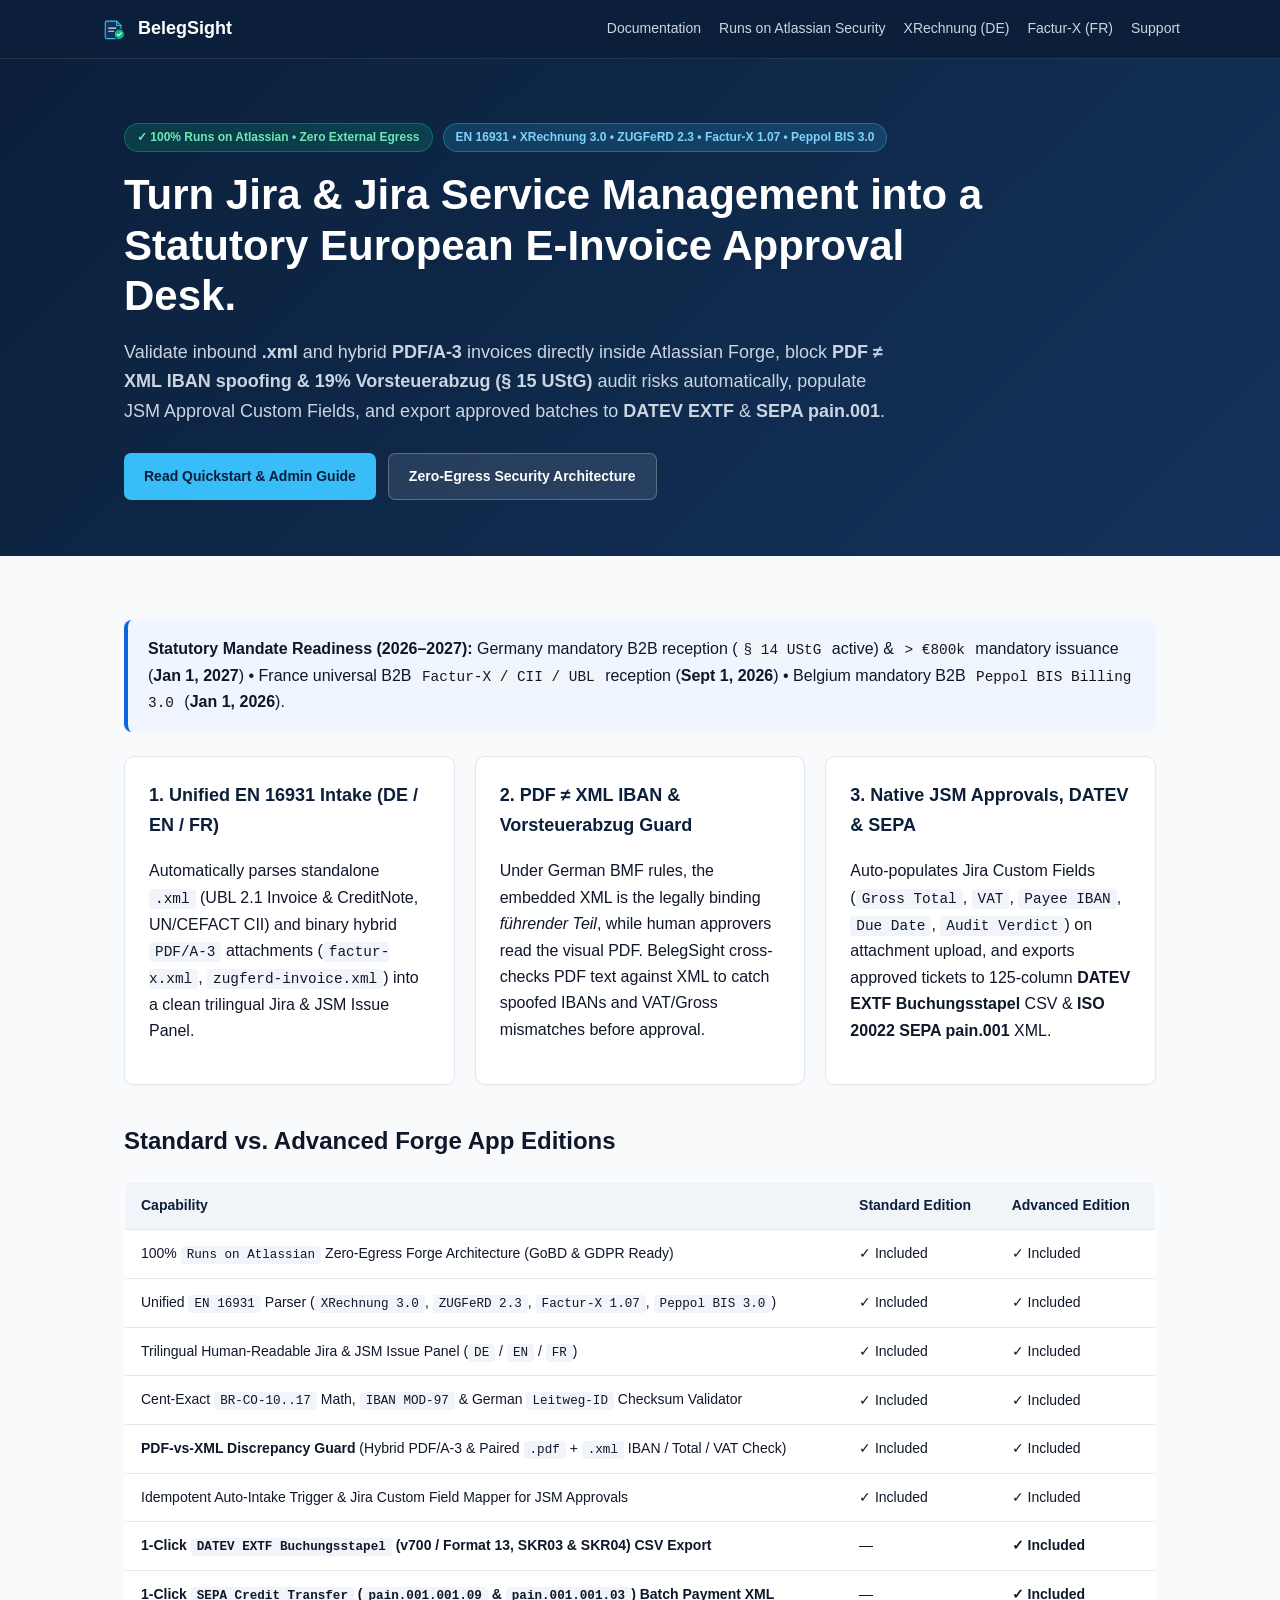
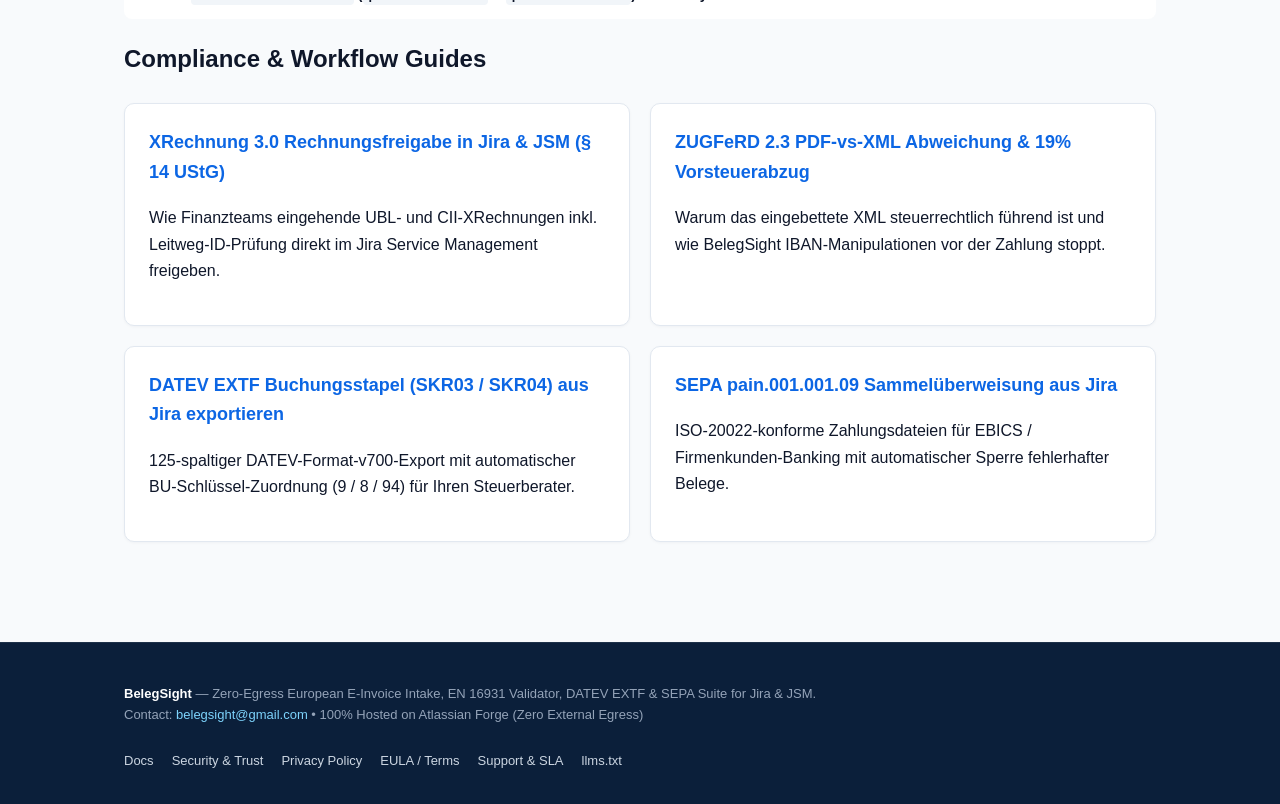
<file: index.html>
<!DOCTYPE html>
<html lang="en">
<head>
  <meta charset="UTF-8" />
  <meta name="viewport" content="width=device-width, initial-scale=1.0" />
  <meta name="google-site-verification" content="AIhsL3D2AL3_kgZiOVPFVnIm_pAacApDfjcz4kQtkIQ" />
  <title>BelegSight for Jira & JSM — XRechnung 3.0, ZUGFeRD 2.3, Factur-X, DATEV EXTF & SEPA pain.001</title>
  <meta name="description" content="Zero-egress (Runs on Atlassian) European EN 16931 e-invoice intake, PDF-vs-XML 19% Vorsteuerabzug & IBAN fraud guard, DATEV EXTF Buchungsstapel, and SEPA pain.001 suite for Jira & Jira Service Management." />
  <link rel="canonical" href="https://belegsight.github.io/" />
  <link rel="icon" type="image/svg+xml" href="/favicon.svg" />
  <meta property="og:type" content="website" />
  <meta property="og:title" content="BelegSight for Jira & JSM — XRechnung 3.0, ZUGFeRD 2.3, Factur-X, DATEV EXTF & SEPA pain.001" />
  <meta property="og:description" content="Zero-egress (Runs on Atlassian) European EN 16931 e-invoice intake, PDF-vs-XML 19% Vorsteuerabzug & IBAN fraud guard, DATEV EXTF Buchungsstapel, and SEPA pain.001 suite for Jira & Jira Service Management." />
  <meta property="og:url" content="https://belegsight.github.io/" />
  <link rel="stylesheet" href="/styles.css" />
  <script type="application/ld+json">{"@context":"https://schema.org","@type":"SoftwareApplication","name":"BelegSight — EU E-Invoice, XRechnung, ZUGFeRD, DATEV & SEPA for Jira","applicationCategory":"FinanceApplication","operatingSystem":"Atlassian Jira Cloud, Jira Service Management","offers":{"@type":"Offer","priceCurrency":"USD","price":"10.00"}}</script>
</head>
<body>
  <header class="site-header">
    <div class="container nav-inner">
      <a class="brand-link" href="/">
        <img src="/favicon.svg" alt="BelegSight" width="28" height="28" />
        <span>BelegSight</span>
      </a>
      <nav class="nav-links" aria-label="Main Navigation">
        <a href="/docs.html">Documentation</a>
        <a href="/security.html">Runs on Atlassian Security</a>
        <a href="/xrechnung-jira-freigabe.html">XRechnung (DE)</a>
        <a href="/factur-x-jira-service-management.html">Factur-X (FR)</a>
        <a href="/support.html">Support</a>
      </nav>
    </div>
  </header>
  
  <section class="hero">
    <div class="container">
      <div class="badge-row">
        <span class="badge badge-green">✓ 100% Runs on Atlassian • Zero External Egress</span>
        <span class="badge">EN 16931 • XRechnung 3.0 • ZUGFeRD 2.3 • Factur-X 1.07 • Peppol BIS 3.0</span>
      </div>
      <h1>Turn Jira &amp; Jira Service Management into a Statutory European E-Invoice Approval Desk.</h1>
      <p class="lead">
        Validate inbound <strong>.xml</strong> and hybrid <strong>PDF/A-3</strong> invoices directly inside Atlassian Forge,
        block <strong>PDF ≠ XML IBAN spoofing &amp; 19% Vorsteuerabzug (§ 15 UStG)</strong> audit risks automatically, populate JSM Approval Custom Fields, and export approved batches to <strong>DATEV EXTF</strong> &amp; <strong>SEPA pain.001</strong>.
      </p>
      <div class="cta-row">
        <a class="btn btn-primary" href="/docs.html">Read Quickstart &amp; Admin Guide</a>
        <a class="btn btn-secondary" href="/security.html">Zero-Egress Security Architecture</a>
      </div>
    </div>
  </section>
  <main>
    <div class="container">
      
      <div class="callout">
        <strong>Statutory Mandate Readiness (2026–2027):</strong> Germany mandatory B2B reception (<code>§ 14 UStG</code> active) &amp; <code>&gt; €800k</code> mandatory issuance (<strong>Jan 1, 2027</strong>) • France universal B2B <code>Factur-X / CII / UBL</code> reception (<strong>Sept 1, 2026</strong>) • Belgium mandatory B2B <code>Peppol BIS Billing 3.0</code> (<strong>Jan 1, 2026</strong>).
      </div>

      <div class="grid-3">
        <div class="card">
          <h3>1. Unified EN 16931 Intake (DE / EN / FR)</h3>
          <p>Automatically parses standalone <code>.xml</code> (UBL 2.1 Invoice &amp; CreditNote, UN/CEFACT CII) and binary hybrid <code>PDF/A-3</code> attachments (<code>factur-x.xml</code>, <code>zugferd-invoice.xml</code>) into a clean trilingual Jira &amp; JSM Issue Panel.</p>
        </div>
        <div class="card">
          <h3>2. PDF ≠ XML IBAN &amp; Vorsteuerabzug Guard</h3>
          <p>Under German BMF rules, the embedded XML is the legally binding <em>führender Teil</em>, while human approvers read the visual PDF. BelegSight cross-checks PDF text against XML to catch spoofed IBANs and VAT/Gross mismatches before approval.</p>
        </div>
        <div class="card">
          <h3>3. Native JSM Approvals, DATEV &amp; SEPA</h3>
          <p>Auto-populates Jira Custom Fields (<code>Gross Total</code>, <code>VAT</code>, <code>Payee IBAN</code>, <code>Due Date</code>, <code>Audit Verdict</code>) on attachment upload, and exports approved tickets to 125-column <strong>DATEV EXTF Buchungsstapel</strong> CSV &amp; <strong>ISO 20022 SEPA pain.001</strong> XML.</p>
        </div>
      </div>

      <h2>Standard vs. Advanced Forge App Editions</h2>
      <table class="matrix">
        <thead>
          <tr>
            <th>Capability</th>
            <th>Standard Edition</th>
            <th>Advanced Edition</th>
          </tr>
        </thead>
        <tbody>
          <tr>
            <td>100% <code>Runs on Atlassian</code> Zero-Egress Forge Architecture (GoBD &amp; GDPR Ready)</td>
            <td>✓ Included</td>
            <td>✓ Included</td>
          </tr>
          <tr>
            <td>Unified <code>EN 16931</code> Parser (<code>XRechnung 3.0</code>, <code>ZUGFeRD 2.3</code>, <code>Factur-X 1.07</code>, <code>Peppol BIS 3.0</code>)</td>
            <td>✓ Included</td>
            <td>✓ Included</td>
          </tr>
          <tr>
            <td>Trilingual Human-Readable Jira &amp; JSM Issue Panel (<code>DE</code> / <code>EN</code> / <code>FR</code>)</td>
            <td>✓ Included</td>
            <td>✓ Included</td>
          </tr>
          <tr>
            <td>Cent-Exact <code>BR-CO-10..17</code> Math, <code>IBAN MOD-97</code> &amp; German <code>Leitweg-ID</code> Checksum Validator</td>
            <td>✓ Included</td>
            <td>✓ Included</td>
          </tr>
          <tr>
            <td><strong>PDF-vs-XML Discrepancy Guard</strong> (Hybrid PDF/A-3 &amp; Paired <code>.pdf</code> + <code>.xml</code> IBAN / Total / VAT Check)</td>
            <td>✓ Included</td>
            <td>✓ Included</td>
          </tr>
          <tr>
            <td>Idempotent Auto-Intake Trigger &amp; Jira Custom Field Mapper for JSM Approvals</td>
            <td>✓ Included</td>
            <td>✓ Included</td>
          </tr>
          <tr>
            <td><strong>1-Click <code>DATEV EXTF Buchungsstapel</code> (v700 / Format 13, SKR03 &amp; SKR04) CSV Export</strong></td>
            <td>—</td>
            <td><strong>✓ Included</strong></td>
          </tr>
          <tr>
            <td><strong>1-Click <code>SEPA Credit Transfer</code> (<code>pain.001.001.09</code> &amp; <code>pain.001.001.03</code>) Batch Payment XML</strong></td>
            <td>—</td>
            <td><strong>✓ Included</strong></td>
          </tr>
        </tbody>
      </table>

      <h2>Compliance &amp; Workflow Guides</h2>
      <div class="grid-2">
        <div class="card">
          <h3><a href="/xrechnung-jira-freigabe.html">XRechnung 3.0 Rechnungsfreigabe in Jira &amp; JSM (§ 14 UStG)</a></h3>
          <p>Wie Finanzteams eingehende UBL- und CII-XRechnungen inkl. Leitweg-ID-Prüfung direkt im Jira Service Management freigeben.</p>
        </div>
        <div class="card">
          <h3><a href="/zugferd-pdf-xml-abweichung-vorsteuerabzug.html">ZUGFeRD 2.3 PDF-vs-XML Abweichung &amp; 19% Vorsteuerabzug</a></h3>
          <p>Warum das eingebettete XML steuerrechtlich führend ist und wie BelegSight IBAN-Manipulationen vor der Zahlung stoppt.</p>
        </div>
        <div class="card">
          <h3><a href="/datev-extf-buchungsstapel-jira-export.html">DATEV EXTF Buchungsstapel (SKR03 / SKR04) aus Jira exportieren</a></h3>
          <p>125-spaltiger DATEV-Format-v700-Export mit automatischer BU-Schlüssel-Zuordnung (9 / 8 / 94) für Ihren Steuerberater.</p>
        </div>
        <div class="card">
          <h3><a href="/sepa-pain-001-jira-zahlungsverkehr.html">SEPA pain.001.001.09 Sammelüberweisung aus Jira</a></h3>
          <p>ISO-20022-konforme Zahlungsdateien für EBICS / Firmenkunden-Banking mit automatischer Sperre fehlerhafter Belege.</p>
        </div>
      </div>
    
    </div>
  </main>
  <footer class="site-footer">
    <div class="container footer-grid">
      <div>
        <strong style="color:#fff;">BelegSight</strong> — Zero-Egress European E-Invoice Intake, EN 16931 Validator, DATEV EXTF &amp; SEPA Suite for Jira &amp; JSM.<br />
        <span>Contact: <a href="mailto:belegsight@gmail.com" style="color:#7dd3fc;">belegsight@gmail.com</a> • 100% Hosted on Atlassian Forge (Zero External Egress)</span>
      </div>
      <div class="footer-links">
        <a href="/docs.html">Docs</a>
        <a href="/security.html">Security &amp; Trust</a>
        <a href="/privacy.html">Privacy Policy</a>
        <a href="/eula.html">EULA / Terms</a>
        <a href="/support.html">Support &amp; SLA</a>
        <a href="/llms.txt">llms.txt</a>
      </div>
    </div>
  </footer>
</body>
</html>
</file>
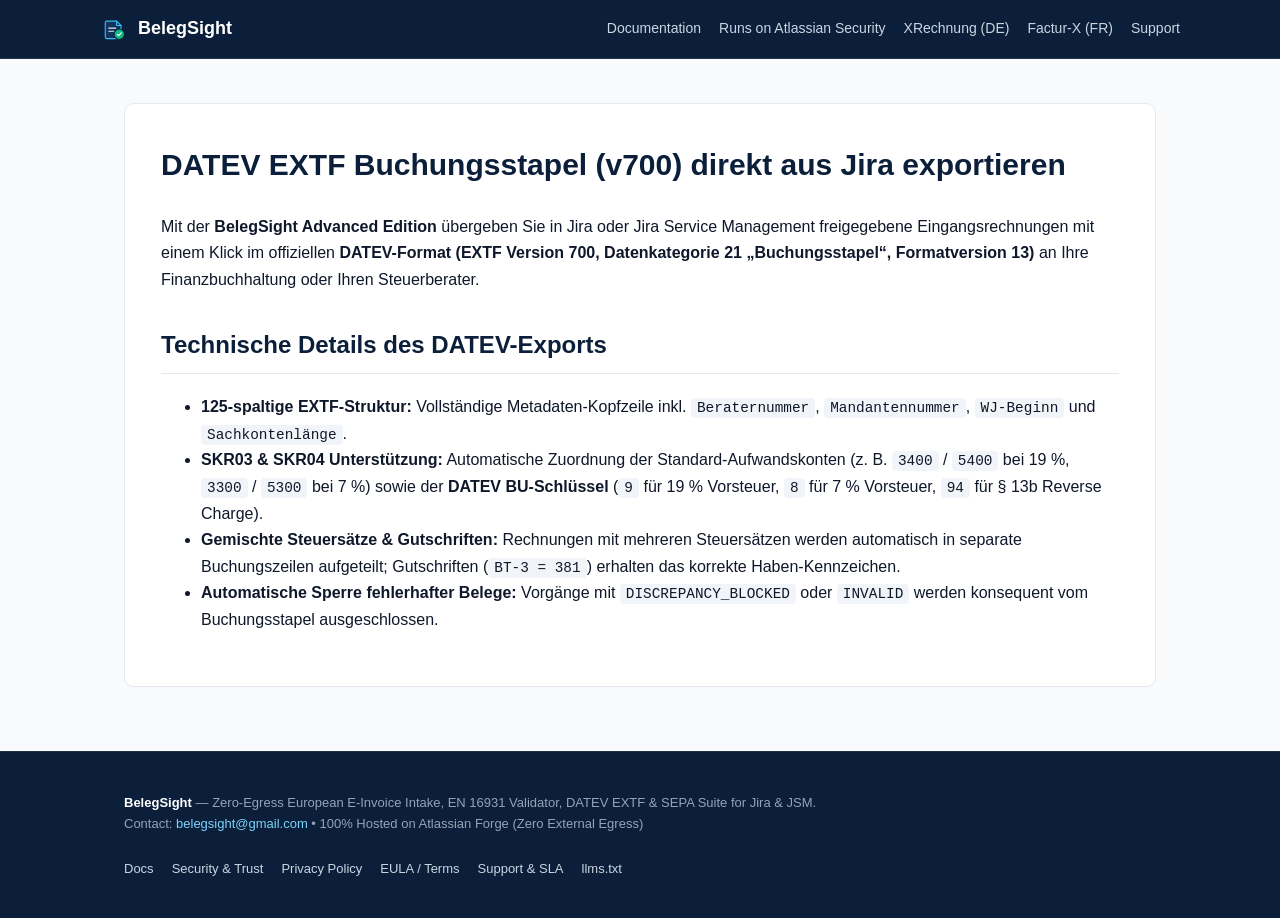
<file: datev-extf-buchungsstapel-jira-export.html>
<!DOCTYPE html>
<html lang="de">
<head>
  <meta charset="UTF-8" />
  <meta name="viewport" content="width=device-width, initial-scale=1.0" />
  <meta name="google-site-verification" content="AIhsL3D2AL3_kgZiOVPFVnIm_pAacApDfjcz4kQtkIQ" />
  <title>DATEV EXTF Buchungsstapel (SKR03 / SKR04) aus Jira & JSM exportieren — BelegSight</title>
  <meta name="description" content="Freigegebene Eingangsrechnungen aus Jira als 125-spaltigen DATEV EXTF v700 Buchungsstapel CSV mit BU-Schlüssel (19%, 7%, §13b) für DATEV Rechnungswesen exportieren." />
  <link rel="canonical" href="https://belegsight.github.io/datev-extf-buchungsstapel-jira-export.html" />
  <link rel="icon" type="image/svg+xml" href="/favicon.svg" />
  <meta property="og:type" content="website" />
  <meta property="og:title" content="DATEV EXTF Buchungsstapel (SKR03 / SKR04) aus Jira & JSM exportieren — BelegSight" />
  <meta property="og:description" content="Freigegebene Eingangsrechnungen aus Jira als 125-spaltigen DATEV EXTF v700 Buchungsstapel CSV mit BU-Schlüssel (19%, 7%, §13b) für DATEV Rechnungswesen exportieren." />
  <meta property="og:url" content="https://belegsight.github.io/datev-extf-buchungsstapel-jira-export.html" />
  <link rel="stylesheet" href="/styles.css" />
  
</head>
<body>
  <header class="site-header">
    <div class="container nav-inner">
      <a class="brand-link" href="/">
        <img src="/favicon.svg" alt="BelegSight" width="28" height="28" />
        <span>BelegSight</span>
      </a>
      <nav class="nav-links" aria-label="Main Navigation">
        <a href="/docs.html">Documentation</a>
        <a href="/security.html">Runs on Atlassian Security</a>
        <a href="/xrechnung-jira-freigabe.html">XRechnung (DE)</a>
        <a href="/factur-x-jira-service-management.html">Factur-X (FR)</a>
        <a href="/support.html">Support</a>
      </nav>
    </div>
  </header>
  
  <main>
    <div class="container">
      
      <article class="prose">
        <h1>DATEV EXTF Buchungsstapel (v700) direkt aus Jira exportieren</h1>
        <p>Mit der <strong>BelegSight Advanced Edition</strong> übergeben Sie in Jira oder Jira Service Management freigegebene Eingangsrechnungen mit einem Klick im offiziellen <strong>DATEV-Format (EXTF Version 700, Datenkategorie 21 „Buchungsstapel“, Formatversion 13)</strong> an Ihre Finanzbuchhaltung oder Ihren Steuerberater.</p>

        <h2>Technische Details des DATEV-Exports</h2>
        <ul>
          <li><strong>125-spaltige EXTF-Struktur:</strong> Vollständige Metadaten-Kopfzeile inkl. <code>Beraternummer</code>, <code>Mandantennummer</code>, <code>WJ-Beginn</code> und <code>Sachkontenlänge</code>.</li>
          <li><strong>SKR03 &amp; SKR04 Unterstützung:</strong> Automatische Zuordnung der Standard-Aufwandskonten (z. B. <code>3400</code> / <code>5400</code> bei 19 %, <code>3300</code> / <code>5300</code> bei 7 %) sowie der <strong>DATEV BU-Schlüssel</strong> (<code>9</code> für 19 % Vorsteuer, <code>8</code> für 7 % Vorsteuer, <code>94</code> für § 13b Reverse Charge).</li>
          <li><strong>Gemischte Steuersätze &amp; Gutschriften:</strong> Rechnungen mit mehreren Steuersätzen werden automatisch in separate Buchungszeilen aufgeteilt; Gutschriften (<code>BT-3 = 381</code>) erhalten das korrekte Haben-Kennzeichen.</li>
          <li><strong>Automatische Sperre fehlerhafter Belege:</strong> Vorgänge mit <code>DISCREPANCY_BLOCKED</code> oder <code>INVALID</code> werden konsequent vom Buchungsstapel ausgeschlossen.</li>
        </ul>
      </article>
    
    </div>
  </main>
  <footer class="site-footer">
    <div class="container footer-grid">
      <div>
        <strong style="color:#fff;">BelegSight</strong> — Zero-Egress European E-Invoice Intake, EN 16931 Validator, DATEV EXTF &amp; SEPA Suite for Jira &amp; JSM.<br />
        <span>Contact: <a href="mailto:belegsight@gmail.com" style="color:#7dd3fc;">belegsight@gmail.com</a> • 100% Hosted on Atlassian Forge (Zero External Egress)</span>
      </div>
      <div class="footer-links">
        <a href="/docs.html">Docs</a>
        <a href="/security.html">Security &amp; Trust</a>
        <a href="/privacy.html">Privacy Policy</a>
        <a href="/eula.html">EULA / Terms</a>
        <a href="/support.html">Support &amp; SLA</a>
        <a href="/llms.txt">llms.txt</a>
      </div>
    </div>
  </footer>
</body>
</html>
</file>
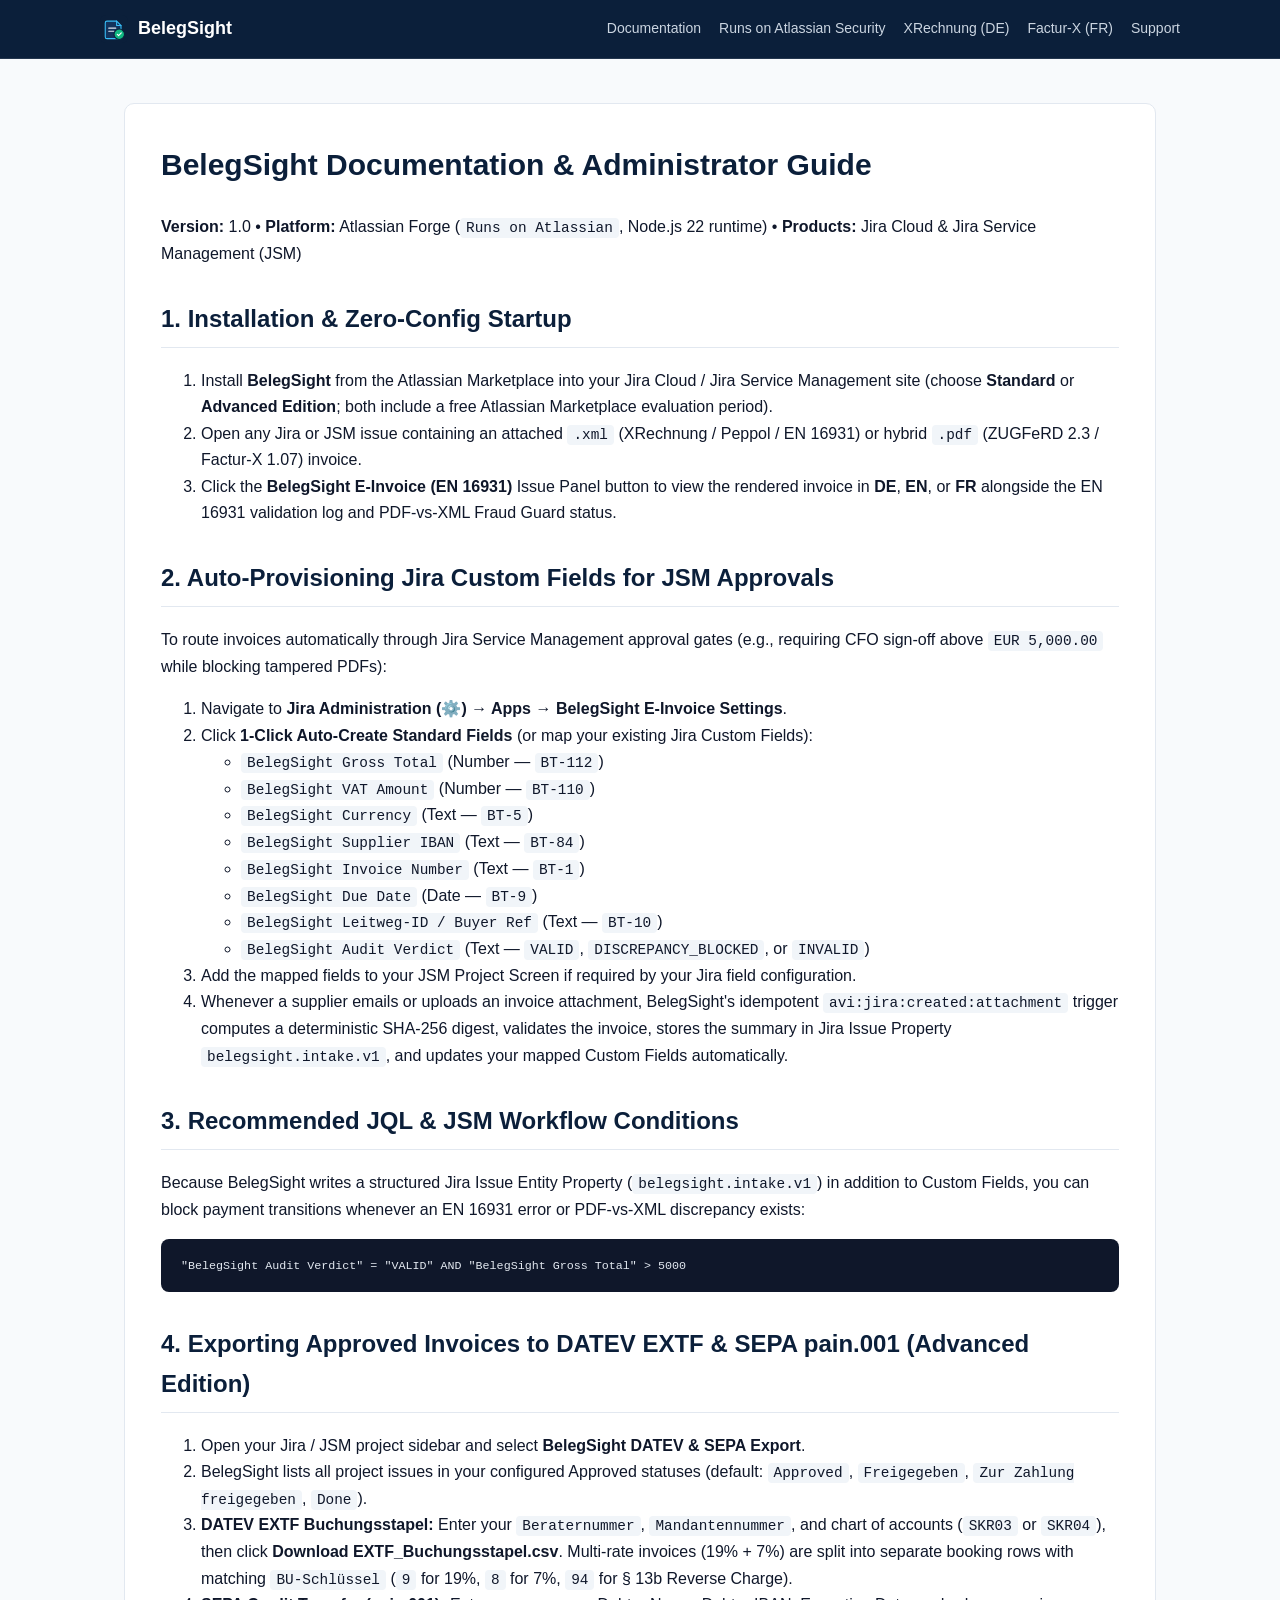
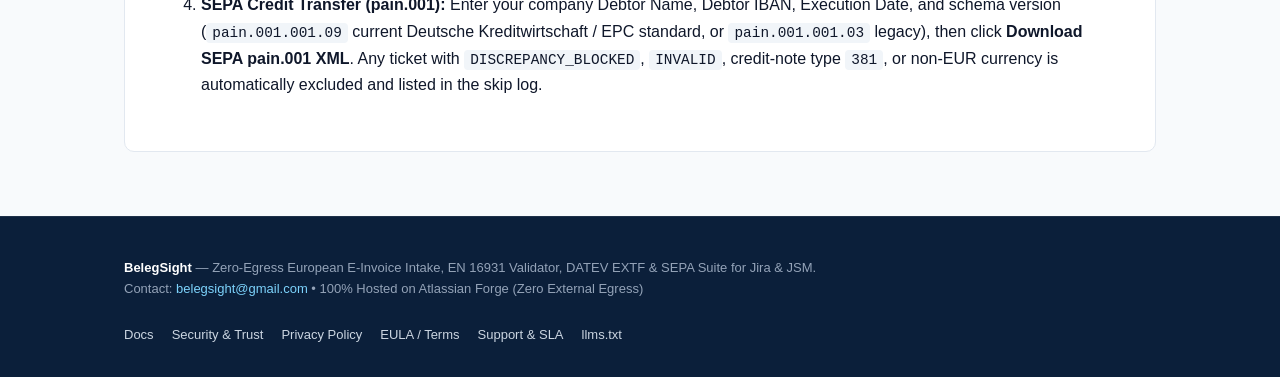
<file: docs.html>
<!DOCTYPE html>
<html lang="en">
<head>
  <meta charset="UTF-8" />
  <meta name="viewport" content="width=device-width, initial-scale=1.0" />
  <meta name="google-site-verification" content="AIhsL3D2AL3_kgZiOVPFVnIm_pAacApDfjcz4kQtkIQ" />
  <title>Documentation & Admin Guide — BelegSight for Jira & Jira Service Management</title>
  <meta name="description" content="Step-by-step installation, Jira Custom Field auto-provisioning, JSM Approval workflow setup, DATEV EXTF SKR03/SKR04 export, and SEPA pain.001 batch payment guide." />
  <link rel="canonical" href="https://belegsight.github.io/docs.html" />
  <link rel="icon" type="image/svg+xml" href="/favicon.svg" />
  <meta property="og:type" content="website" />
  <meta property="og:title" content="Documentation & Admin Guide — BelegSight for Jira & Jira Service Management" />
  <meta property="og:description" content="Step-by-step installation, Jira Custom Field auto-provisioning, JSM Approval workflow setup, DATEV EXTF SKR03/SKR04 export, and SEPA pain.001 batch payment guide." />
  <meta property="og:url" content="https://belegsight.github.io/docs.html" />
  <link rel="stylesheet" href="/styles.css" />
  
</head>
<body>
  <header class="site-header">
    <div class="container nav-inner">
      <a class="brand-link" href="/">
        <img src="/favicon.svg" alt="BelegSight" width="28" height="28" />
        <span>BelegSight</span>
      </a>
      <nav class="nav-links" aria-label="Main Navigation">
        <a href="/docs.html">Documentation</a>
        <a href="/security.html">Runs on Atlassian Security</a>
        <a href="/xrechnung-jira-freigabe.html">XRechnung (DE)</a>
        <a href="/factur-x-jira-service-management.html">Factur-X (FR)</a>
        <a href="/support.html">Support</a>
      </nav>
    </div>
  </header>
  
  <main>
    <div class="container">
      
      <article class="prose">
        <h1>BelegSight Documentation &amp; Administrator Guide</h1>
        <p><strong>Version:</strong> 1.0 • <strong>Platform:</strong> Atlassian Forge (<code>Runs on Atlassian</code>, Node.js 22 runtime) • <strong>Products:</strong> Jira Cloud &amp; Jira Service Management (JSM)</p>

        <h2>1. Installation &amp; Zero-Config Startup</h2>
        <ol>
          <li>Install <strong>BelegSight</strong> from the Atlassian Marketplace into your Jira Cloud / Jira Service Management site (choose <strong>Standard</strong> or <strong>Advanced Edition</strong>; both include a free Atlassian Marketplace evaluation period).</li>
          <li>Open any Jira or JSM issue containing an attached <code>.xml</code> (XRechnung / Peppol / EN 16931) or hybrid <code>.pdf</code> (ZUGFeRD 2.3 / Factur-X 1.07) invoice.</li>
          <li>Click the <strong>BelegSight E-Invoice (EN 16931)</strong> Issue Panel button to view the rendered invoice in <strong>DE</strong>, <strong>EN</strong>, or <strong>FR</strong> alongside the EN 16931 validation log and PDF-vs-XML Fraud Guard status.</li>
        </ol>

        <h2>2. Auto-Provisioning Jira Custom Fields for JSM Approvals</h2>
        <p>To route invoices automatically through Jira Service Management approval gates (e.g., requiring CFO sign-off above <code>EUR 5,000.00</code> while blocking tampered PDFs):</p>
        <ol>
          <li>Navigate to <strong>Jira Administration (⚙️) → Apps → BelegSight E-Invoice Settings</strong>.</li>
          <li>Click <strong>1-Click Auto-Create Standard Fields</strong> (or map your existing Jira Custom Fields):
            <ul>
              <li><code>BelegSight Gross Total</code> (Number — <code>BT-112</code>)</li>
              <li><code>BelegSight VAT Amount</code> (Number — <code>BT-110</code>)</li>
              <li><code>BelegSight Currency</code> (Text — <code>BT-5</code>)</li>
              <li><code>BelegSight Supplier IBAN</code> (Text — <code>BT-84</code>)</li>
              <li><code>BelegSight Invoice Number</code> (Text — <code>BT-1</code>)</li>
              <li><code>BelegSight Due Date</code> (Date — <code>BT-9</code>)</li>
              <li><code>BelegSight Leitweg-ID / Buyer Ref</code> (Text — <code>BT-10</code>)</li>
              <li><code>BelegSight Audit Verdict</code> (Text — <code>VALID</code>, <code>DISCREPANCY_BLOCKED</code>, or <code>INVALID</code>)</li>
            </ul>
          </li>
          <li>Add the mapped fields to your JSM Project Screen if required by your Jira field configuration.</li>
          <li>Whenever a supplier emails or uploads an invoice attachment, BelegSight's idempotent <code>avi:jira:created:attachment</code> trigger computes a deterministic SHA-256 digest, validates the invoice, stores the summary in Jira Issue Property <code>belegsight.intake.v1</code>, and updates your mapped Custom Fields automatically.</li>
        </ol>

        <h2>3. Recommended JQL &amp; JSM Workflow Conditions</h2>
        <p>Because BelegSight writes a structured Jira Issue Entity Property (<code>belegsight.intake.v1</code>) in addition to Custom Fields, you can block payment transitions whenever an EN 16931 error or PDF-vs-XML discrepancy exists:</p>
        <pre><code>"BelegSight Audit Verdict" = "VALID" AND "BelegSight Gross Total" &gt; 5000</code></pre>

        <h2>4. Exporting Approved Invoices to DATEV EXTF &amp; SEPA pain.001 (Advanced Edition)</h2>
        <ol>
          <li>Open your Jira / JSM project sidebar and select <strong>BelegSight DATEV &amp; SEPA Export</strong>.</li>
          <li>BelegSight lists all project issues in your configured Approved statuses (default: <code>Approved</code>, <code>Freigegeben</code>, <code>Zur Zahlung freigegeben</code>, <code>Done</code>).</li>
          <li><strong>DATEV EXTF Buchungsstapel:</strong> Enter your <code>Beraternummer</code>, <code>Mandantennummer</code>, and chart of accounts (<code>SKR03</code> or <code>SKR04</code>), then click <strong>Download EXTF_Buchungsstapel.csv</strong>. Multi-rate invoices (19% + 7%) are split into separate booking rows with matching <code>BU-Schlüssel</code> (<code>9</code> for 19%, <code>8</code> for 7%, <code>94</code> for § 13b Reverse Charge).</li>
          <li><strong>SEPA Credit Transfer (pain.001):</strong> Enter your company Debtor Name, Debtor IBAN, Execution Date, and schema version (<code>pain.001.001.09</code> current Deutsche Kreditwirtschaft / EPC standard, or <code>pain.001.001.03</code> legacy), then click <strong>Download SEPA pain.001 XML</strong>. Any ticket with <code>DISCREPANCY_BLOCKED</code>, <code>INVALID</code>, credit-note type <code>381</code>, or non-EUR currency is automatically excluded and listed in the skip log.</li>
        </ol>
      </article>
    
    </div>
  </main>
  <footer class="site-footer">
    <div class="container footer-grid">
      <div>
        <strong style="color:#fff;">BelegSight</strong> — Zero-Egress European E-Invoice Intake, EN 16931 Validator, DATEV EXTF &amp; SEPA Suite for Jira &amp; JSM.<br />
        <span>Contact: <a href="mailto:belegsight@gmail.com" style="color:#7dd3fc;">belegsight@gmail.com</a> • 100% Hosted on Atlassian Forge (Zero External Egress)</span>
      </div>
      <div class="footer-links">
        <a href="/docs.html">Docs</a>
        <a href="/security.html">Security &amp; Trust</a>
        <a href="/privacy.html">Privacy Policy</a>
        <a href="/eula.html">EULA / Terms</a>
        <a href="/support.html">Support &amp; SLA</a>
        <a href="/llms.txt">llms.txt</a>
      </div>
    </div>
  </footer>
</body>
</html>
</file>
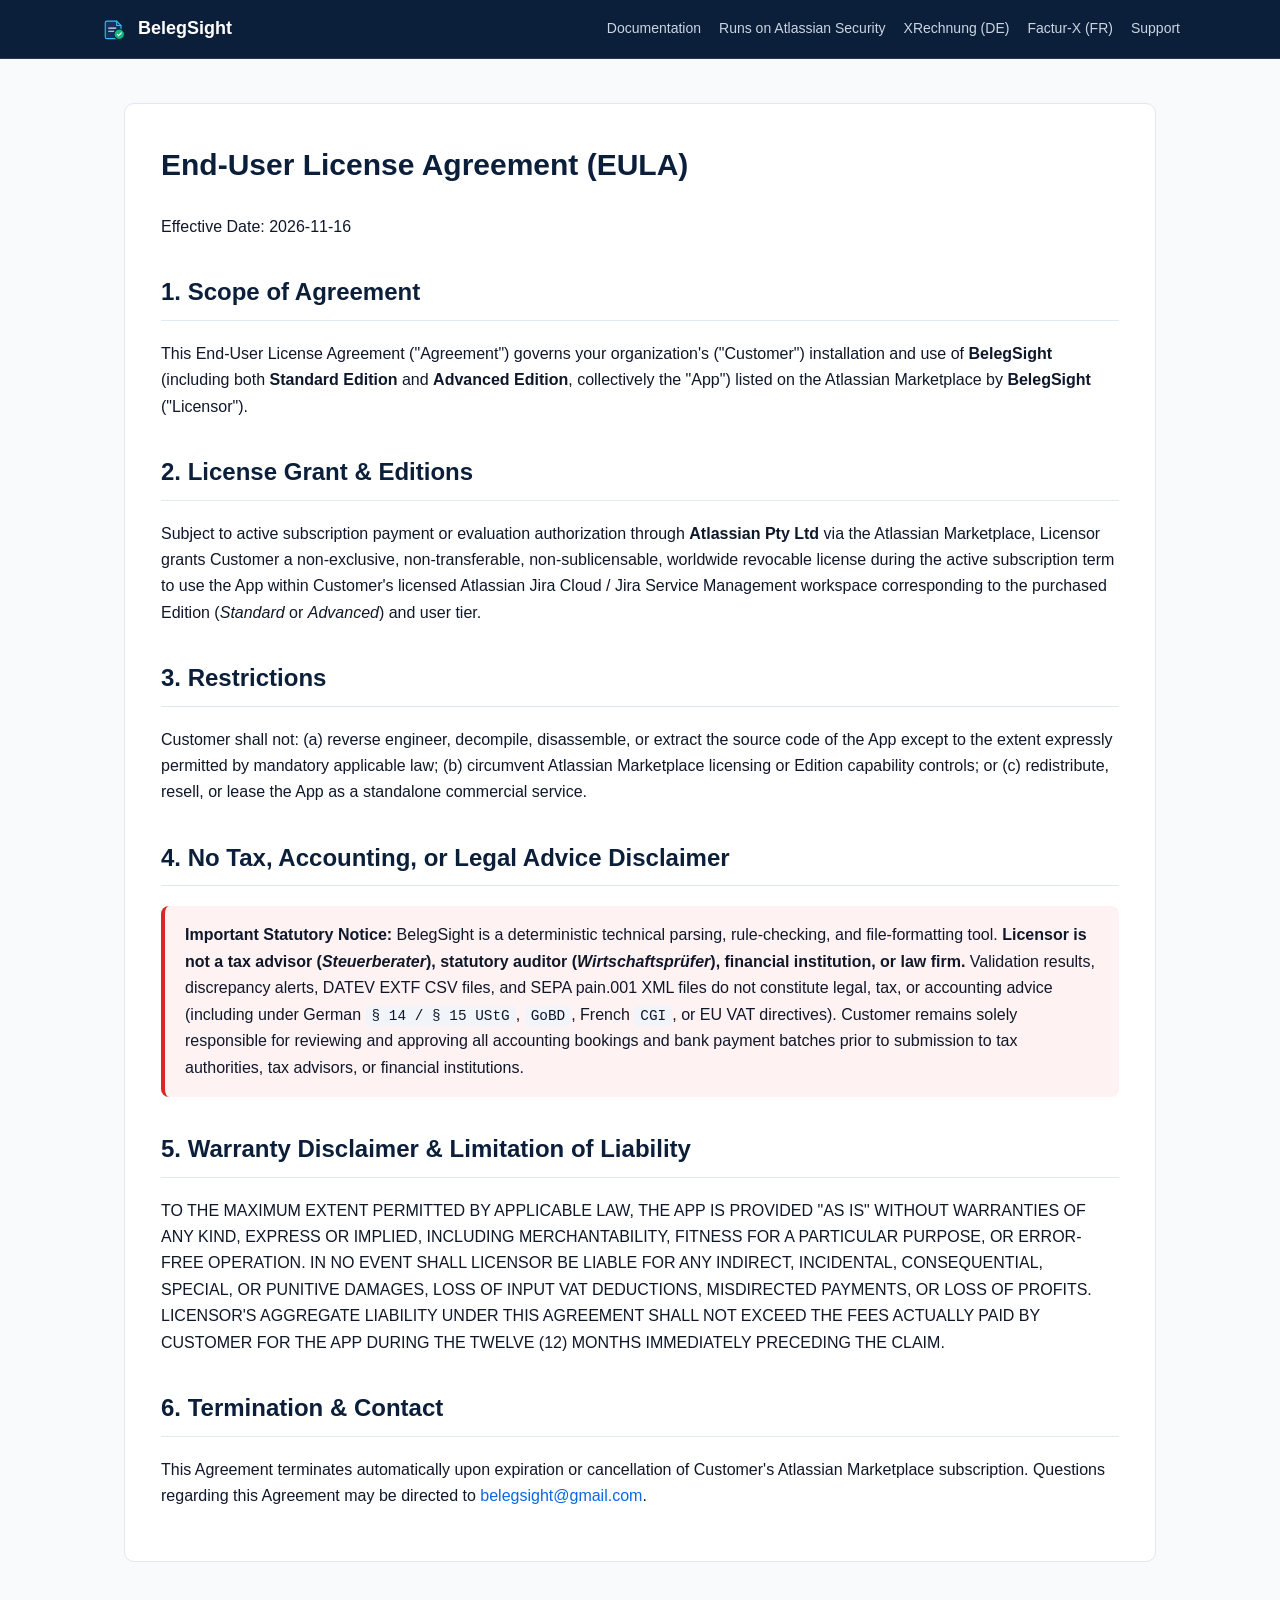
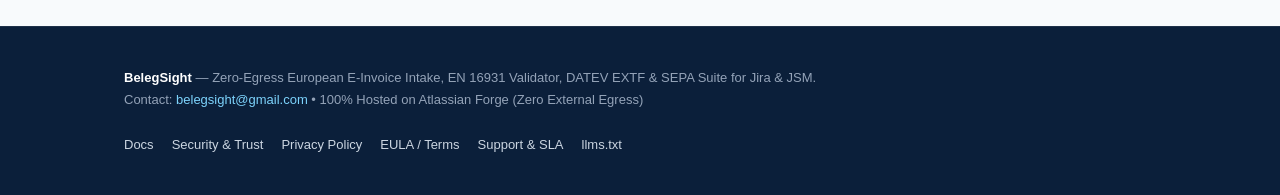
<file: eula.html>
<!DOCTYPE html>
<html lang="en">
<head>
  <meta charset="UTF-8" />
  <meta name="viewport" content="width=device-width, initial-scale=1.0" />
  <meta name="google-site-verification" content="AIhsL3D2AL3_kgZiOVPFVnIm_pAacApDfjcz4kQtkIQ" />
  <title>End-User License Agreement (EULA) — BelegSight</title>
  <meta name="description" content="End-User License Agreement (EULA) and Terms of Use for BelegSight Standard and Advanced Editions on Atlassian Marketplace." />
  <link rel="canonical" href="https://belegsight.github.io/eula.html" />
  <link rel="icon" type="image/svg+xml" href="/favicon.svg" />
  <meta property="og:type" content="website" />
  <meta property="og:title" content="End-User License Agreement (EULA) — BelegSight" />
  <meta property="og:description" content="End-User License Agreement (EULA) and Terms of Use for BelegSight Standard and Advanced Editions on Atlassian Marketplace." />
  <meta property="og:url" content="https://belegsight.github.io/eula.html" />
  <link rel="stylesheet" href="/styles.css" />
  
</head>
<body>
  <header class="site-header">
    <div class="container nav-inner">
      <a class="brand-link" href="/">
        <img src="/favicon.svg" alt="BelegSight" width="28" height="28" />
        <span>BelegSight</span>
      </a>
      <nav class="nav-links" aria-label="Main Navigation">
        <a href="/docs.html">Documentation</a>
        <a href="/security.html">Runs on Atlassian Security</a>
        <a href="/xrechnung-jira-freigabe.html">XRechnung (DE)</a>
        <a href="/factur-x-jira-service-management.html">Factur-X (FR)</a>
        <a href="/support.html">Support</a>
      </nav>
    </div>
  </header>
  
  <main>
    <div class="container">
      
      <article class="prose">
        <h1>End-User License Agreement (EULA)</h1>
        <p>Effective Date: 2026-11-16</p>

        <h2>1. Scope of Agreement</h2>
        <p>This End-User License Agreement ("Agreement") governs your organization's ("Customer") installation and use of <strong>BelegSight</strong> (including both <strong>Standard Edition</strong> and <strong>Advanced Edition</strong>, collectively the "App") listed on the Atlassian Marketplace by <strong>BelegSight</strong> ("Licensor").</p>

        <h2>2. License Grant &amp; Editions</h2>
        <p>Subject to active subscription payment or evaluation authorization through <strong>Atlassian Pty Ltd</strong> via the Atlassian Marketplace, Licensor grants Customer a non-exclusive, non-transferable, non-sublicensable, worldwide revocable license during the active subscription term to use the App within Customer's licensed Atlassian Jira Cloud / Jira Service Management workspace corresponding to the purchased Edition (<em>Standard</em> or <em>Advanced</em>) and user tier.</p>

        <h2>3. Restrictions</h2>
        <p>Customer shall not: (a) reverse engineer, decompile, disassemble, or extract the source code of the App except to the extent expressly permitted by mandatory applicable law; (b) circumvent Atlassian Marketplace licensing or Edition capability controls; or (c) redistribute, resell, or lease the App as a standalone commercial service.</p>

        <h2>4. No Tax, Accounting, or Legal Advice Disclaimer</h2>
        <div class="callout callout-warn">
          <strong>Important Statutory Notice:</strong> BelegSight is a deterministic technical parsing, rule-checking, and file-formatting tool. <strong>Licensor is not a tax advisor (<em>Steuerberater</em>), statutory auditor (<em>Wirtschaftsprüfer</em>), financial institution, or law firm.</strong> Validation results, discrepancy alerts, DATEV EXTF CSV files, and SEPA pain.001 XML files do not constitute legal, tax, or accounting advice (including under German <code>§ 14 / § 15 UStG</code>, <code>GoBD</code>, French <code>CGI</code>, or EU VAT directives). Customer remains solely responsible for reviewing and approving all accounting bookings and bank payment batches prior to submission to tax authorities, tax advisors, or financial institutions.
        </div>

        <h2>5. Warranty Disclaimer &amp; Limitation of Liability</h2>
        <p>TO THE MAXIMUM EXTENT PERMITTED BY APPLICABLE LAW, THE APP IS PROVIDED "AS IS" WITHOUT WARRANTIES OF ANY KIND, EXPRESS OR IMPLIED, INCLUDING MERCHANTABILITY, FITNESS FOR A PARTICULAR PURPOSE, OR ERROR-FREE OPERATION. IN NO EVENT SHALL LICENSOR BE LIABLE FOR ANY INDIRECT, INCIDENTAL, CONSEQUENTIAL, SPECIAL, OR PUNITIVE DAMAGES, LOSS OF INPUT VAT DEDUCTIONS, MISDIRECTED PAYMENTS, OR LOSS OF PROFITS. LICENSOR'S AGGREGATE LIABILITY UNDER THIS AGREEMENT SHALL NOT EXCEED THE FEES ACTUALLY PAID BY CUSTOMER FOR THE APP DURING THE TWELVE (12) MONTHS IMMEDIATELY PRECEDING THE CLAIM.</p>

        <h2>6. Termination &amp; Contact</h2>
        <p>This Agreement terminates automatically upon expiration or cancellation of Customer's Atlassian Marketplace subscription. Questions regarding this Agreement may be directed to <a href="mailto:belegsight@gmail.com">belegsight@gmail.com</a>.</p>
      </article>
    
    </div>
  </main>
  <footer class="site-footer">
    <div class="container footer-grid">
      <div>
        <strong style="color:#fff;">BelegSight</strong> — Zero-Egress European E-Invoice Intake, EN 16931 Validator, DATEV EXTF &amp; SEPA Suite for Jira &amp; JSM.<br />
        <span>Contact: <a href="mailto:belegsight@gmail.com" style="color:#7dd3fc;">belegsight@gmail.com</a> • 100% Hosted on Atlassian Forge (Zero External Egress)</span>
      </div>
      <div class="footer-links">
        <a href="/docs.html">Docs</a>
        <a href="/security.html">Security &amp; Trust</a>
        <a href="/privacy.html">Privacy Policy</a>
        <a href="/eula.html">EULA / Terms</a>
        <a href="/support.html">Support &amp; SLA</a>
        <a href="/llms.txt">llms.txt</a>
      </div>
    </div>
  </footer>
</body>
</html>
</file>
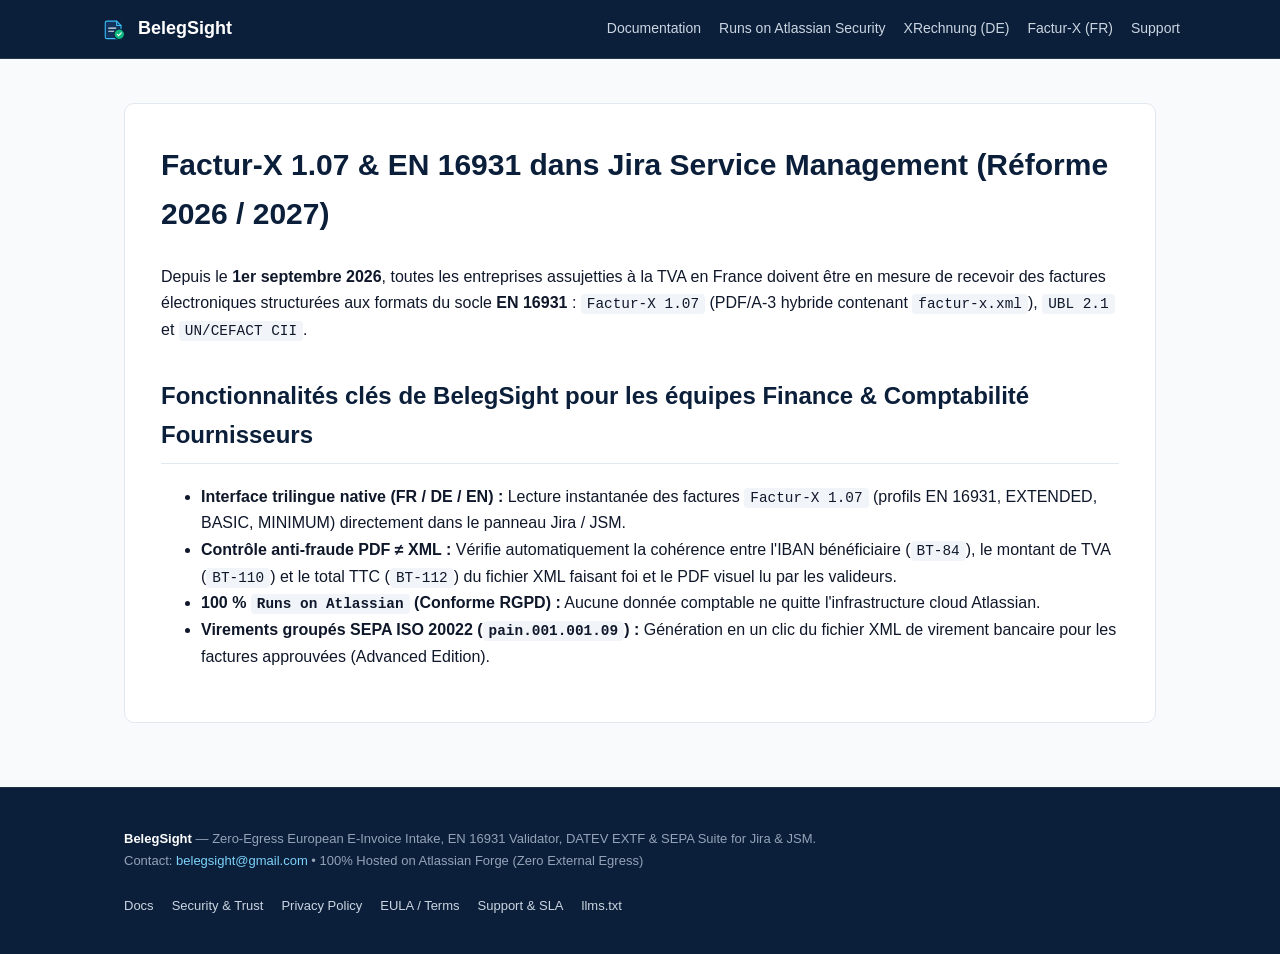
<file: factur-x-jira-service-management.html>
<!DOCTYPE html>
<html lang="fr">
<head>
  <meta charset="UTF-8" />
  <meta name="viewport" content="width=device-width, initial-scale=1.0" />
  <meta name="google-site-verification" content="AIhsL3D2AL3_kgZiOVPFVnIm_pAacApDfjcz4kQtkIQ" />
  <title>Factur-X 1.07 dans Jira & Jira Service Management — Réforme Facturation Électronique 2026/2027</title>
  <meta name="description" content="Validation EN 16931 des factures hybrides Factur-X 1.07 (PDF/A-3 + CII XML), détection des écarts IBAN/TVA et export SEPA pain.001 directement dans Jira Cloud." />
  <link rel="canonical" href="https://belegsight.github.io/factur-x-jira-service-management.html" />
  <link rel="icon" type="image/svg+xml" href="/favicon.svg" />
  <meta property="og:type" content="website" />
  <meta property="og:title" content="Factur-X 1.07 dans Jira & Jira Service Management — Réforme Facturation Électronique 2026/2027" />
  <meta property="og:description" content="Validation EN 16931 des factures hybrides Factur-X 1.07 (PDF/A-3 + CII XML), détection des écarts IBAN/TVA et export SEPA pain.001 directement dans Jira Cloud." />
  <meta property="og:url" content="https://belegsight.github.io/factur-x-jira-service-management.html" />
  <link rel="stylesheet" href="/styles.css" />
  
</head>
<body>
  <header class="site-header">
    <div class="container nav-inner">
      <a class="brand-link" href="/">
        <img src="/favicon.svg" alt="BelegSight" width="28" height="28" />
        <span>BelegSight</span>
      </a>
      <nav class="nav-links" aria-label="Main Navigation">
        <a href="/docs.html">Documentation</a>
        <a href="/security.html">Runs on Atlassian Security</a>
        <a href="/xrechnung-jira-freigabe.html">XRechnung (DE)</a>
        <a href="/factur-x-jira-service-management.html">Factur-X (FR)</a>
        <a href="/support.html">Support</a>
      </nav>
    </div>
  </header>
  
  <main>
    <div class="container">
      
      <article class="prose">
        <h1>Factur-X 1.07 &amp; EN 16931 dans Jira Service Management (Réforme 2026 / 2027)</h1>
        <p>Depuis le <strong>1er septembre 2026</strong>, toutes les entreprises assujetties à la TVA en France doivent être en mesure de recevoir des factures électroniques structurées aux formats du socle <strong>EN 16931</strong> : <code>Factur-X 1.07</code> (PDF/A-3 hybride contenant <code>factur-x.xml</code>), <code>UBL 2.1</code> et <code>UN/CEFACT CII</code>.</p>

        <h2>Fonctionnalités clés de BelegSight pour les équipes Finance &amp; Comptabilité Fournisseurs</h2>
        <ul>
          <li><strong>Interface trilingue native (FR / DE / EN) :</strong> Lecture instantanée des factures <code>Factur-X 1.07</code> (profils EN 16931, EXTENDED, BASIC, MINIMUM) directement dans le panneau Jira / JSM.</li>
          <li><strong>Contrôle anti-fraude PDF ≠ XML :</strong> Vérifie automatiquement la cohérence entre l'IBAN bénéficiaire (<code>BT-84</code>), le montant de TVA (<code>BT-110</code>) et le total TTC (<code>BT-112</code>) du fichier XML faisant foi et le PDF visuel lu par les valideurs.</li>
          <li><strong>100 % <code>Runs on Atlassian</code> (Conforme RGPD) :</strong> Aucune donnée comptable ne quitte l'infrastructure cloud Atlassian.</li>
          <li><strong>Virements groupés SEPA ISO 20022 (<code>pain.001.001.09</code>) :</strong> Génération en un clic du fichier XML de virement bancaire pour les factures approuvées (Advanced Edition).</li>
        </ul>
      </article>
    
    </div>
  </main>
  <footer class="site-footer">
    <div class="container footer-grid">
      <div>
        <strong style="color:#fff;">BelegSight</strong> — Zero-Egress European E-Invoice Intake, EN 16931 Validator, DATEV EXTF &amp; SEPA Suite for Jira &amp; JSM.<br />
        <span>Contact: <a href="mailto:belegsight@gmail.com" style="color:#7dd3fc;">belegsight@gmail.com</a> • 100% Hosted on Atlassian Forge (Zero External Egress)</span>
      </div>
      <div class="footer-links">
        <a href="/docs.html">Docs</a>
        <a href="/security.html">Security &amp; Trust</a>
        <a href="/privacy.html">Privacy Policy</a>
        <a href="/eula.html">EULA / Terms</a>
        <a href="/support.html">Support &amp; SLA</a>
        <a href="/llms.txt">llms.txt</a>
      </div>
    </div>
  </footer>
</body>
</html>
</file>
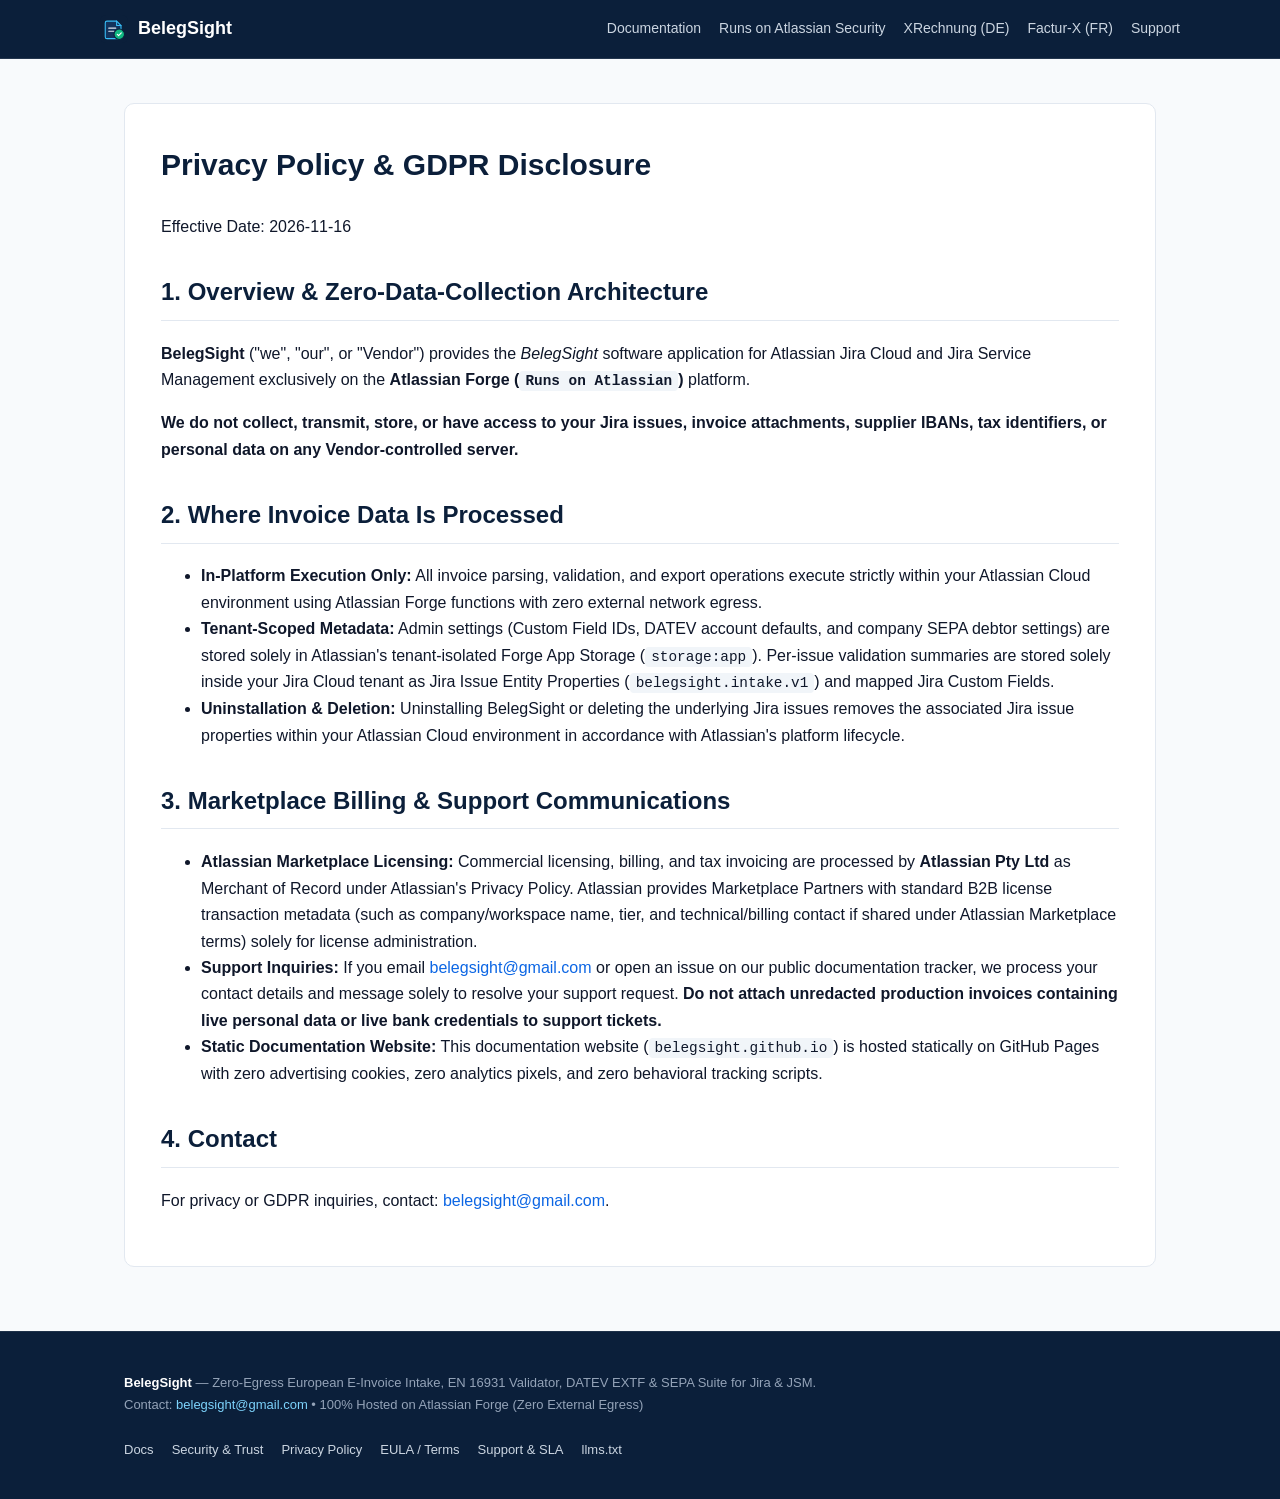
<file: privacy.html>
<!DOCTYPE html>
<html lang="en">
<head>
  <meta charset="UTF-8" />
  <meta name="viewport" content="width=device-width, initial-scale=1.0" />
  <meta name="google-site-verification" content="AIhsL3D2AL3_kgZiOVPFVnIm_pAacApDfjcz4kQtkIQ" />
  <title>Privacy Policy & GDPR Data Processing — BelegSight</title>
  <meta name="description" content="Privacy Policy and GDPR / GoBD technical data handling disclosure for BelegSight on Atlassian Forge." />
  <link rel="canonical" href="https://belegsight.github.io/privacy.html" />
  <link rel="icon" type="image/svg+xml" href="/favicon.svg" />
  <meta property="og:type" content="website" />
  <meta property="og:title" content="Privacy Policy & GDPR Data Processing — BelegSight" />
  <meta property="og:description" content="Privacy Policy and GDPR / GoBD technical data handling disclosure for BelegSight on Atlassian Forge." />
  <meta property="og:url" content="https://belegsight.github.io/privacy.html" />
  <link rel="stylesheet" href="/styles.css" />
  
</head>
<body>
  <header class="site-header">
    <div class="container nav-inner">
      <a class="brand-link" href="/">
        <img src="/favicon.svg" alt="BelegSight" width="28" height="28" />
        <span>BelegSight</span>
      </a>
      <nav class="nav-links" aria-label="Main Navigation">
        <a href="/docs.html">Documentation</a>
        <a href="/security.html">Runs on Atlassian Security</a>
        <a href="/xrechnung-jira-freigabe.html">XRechnung (DE)</a>
        <a href="/factur-x-jira-service-management.html">Factur-X (FR)</a>
        <a href="/support.html">Support</a>
      </nav>
    </div>
  </header>
  
  <main>
    <div class="container">
      
      <article class="prose">
        <h1>Privacy Policy &amp; GDPR Disclosure</h1>
        <p>Effective Date: 2026-11-16</p>

        <h2>1. Overview &amp; Zero-Data-Collection Architecture</h2>
        <p><strong>BelegSight</strong> ("we", "our", or "Vendor") provides the <em>BelegSight</em> software application for Atlassian Jira Cloud and Jira Service Management exclusively on the <strong>Atlassian Forge (<code>Runs on Atlassian</code>)</strong> platform.</p>
        <p><strong>We do not collect, transmit, store, or have access to your Jira issues, invoice attachments, supplier IBANs, tax identifiers, or personal data on any Vendor-controlled server.</strong></p>

        <h2>2. Where Invoice Data Is Processed</h2>
        <ul>
          <li><strong>In-Platform Execution Only:</strong> All invoice parsing, validation, and export operations execute strictly within your Atlassian Cloud environment using Atlassian Forge functions with zero external network egress.</li>
          <li><strong>Tenant-Scoped Metadata:</strong> Admin settings (Custom Field IDs, DATEV account defaults, and company SEPA debtor settings) are stored solely in Atlassian's tenant-isolated Forge App Storage (<code>storage:app</code>). Per-issue validation summaries are stored solely inside your Jira Cloud tenant as Jira Issue Entity Properties (<code>belegsight.intake.v1</code>) and mapped Jira Custom Fields.</li>
          <li><strong>Uninstallation &amp; Deletion:</strong> Uninstalling BelegSight or deleting the underlying Jira issues removes the associated Jira issue properties within your Atlassian Cloud environment in accordance with Atlassian's platform lifecycle.</li>
        </ul>

        <h2>3. Marketplace Billing &amp; Support Communications</h2>
        <ul>
          <li><strong>Atlassian Marketplace Licensing:</strong> Commercial licensing, billing, and tax invoicing are processed by <strong>Atlassian Pty Ltd</strong> as Merchant of Record under Atlassian's Privacy Policy. Atlassian provides Marketplace Partners with standard B2B license transaction metadata (such as company/workspace name, tier, and technical/billing contact if shared under Atlassian Marketplace terms) solely for license administration.</li>
          <li><strong>Support Inquiries:</strong> If you email <a href="mailto:belegsight@gmail.com">belegsight@gmail.com</a> or open an issue on our public documentation tracker, we process your contact details and message solely to resolve your support request. <strong>Do not attach unredacted production invoices containing live personal data or live bank credentials to support tickets.</strong></li>
          <li><strong>Static Documentation Website:</strong> This documentation website (<code>belegsight.github.io</code>) is hosted statically on GitHub Pages with zero advertising cookies, zero analytics pixels, and zero behavioral tracking scripts.</li>
        </ul>

        <h2>4. Contact</h2>
        <p>For privacy or GDPR inquiries, contact: <a href="mailto:belegsight@gmail.com">belegsight@gmail.com</a>.</p>
      </article>
    
    </div>
  </main>
  <footer class="site-footer">
    <div class="container footer-grid">
      <div>
        <strong style="color:#fff;">BelegSight</strong> — Zero-Egress European E-Invoice Intake, EN 16931 Validator, DATEV EXTF &amp; SEPA Suite for Jira &amp; JSM.<br />
        <span>Contact: <a href="mailto:belegsight@gmail.com" style="color:#7dd3fc;">belegsight@gmail.com</a> • 100% Hosted on Atlassian Forge (Zero External Egress)</span>
      </div>
      <div class="footer-links">
        <a href="/docs.html">Docs</a>
        <a href="/security.html">Security &amp; Trust</a>
        <a href="/privacy.html">Privacy Policy</a>
        <a href="/eula.html">EULA / Terms</a>
        <a href="/support.html">Support &amp; SLA</a>
        <a href="/llms.txt">llms.txt</a>
      </div>
    </div>
  </footer>
</body>
</html>
</file>
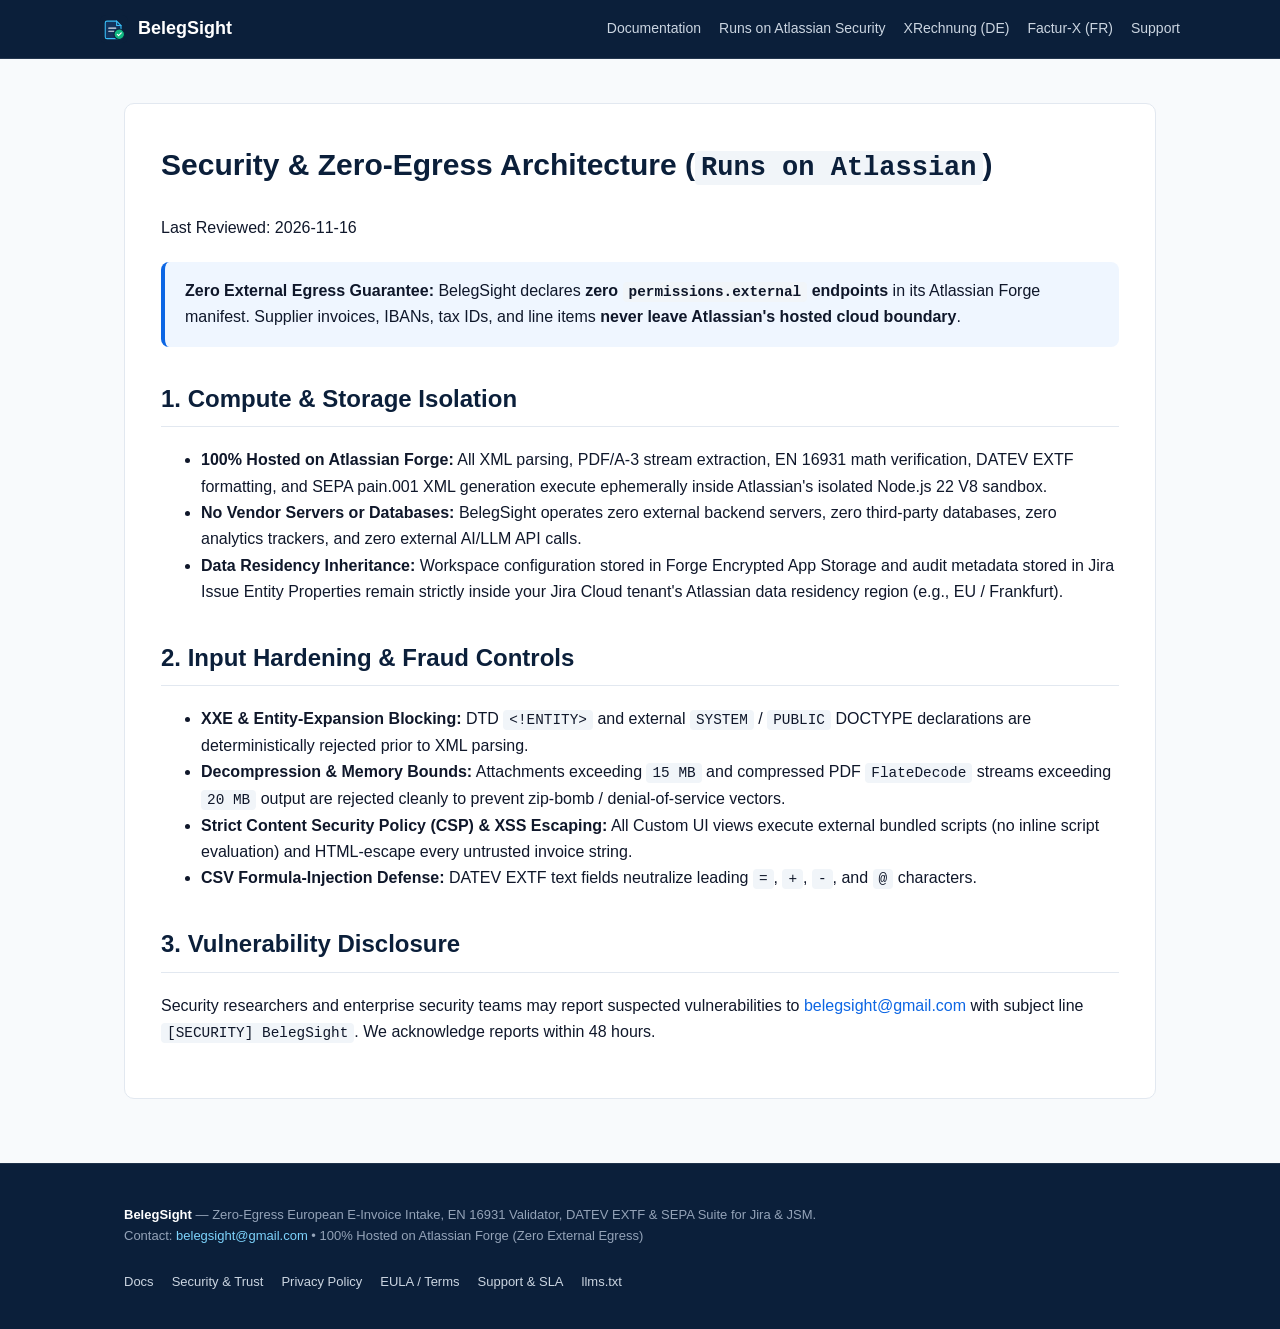
<file: security.html>
<!DOCTYPE html>
<html lang="en">
<head>
  <meta charset="UTF-8" />
  <meta name="viewport" content="width=device-width, initial-scale=1.0" />
  <meta name="google-site-verification" content="AIhsL3D2AL3_kgZiOVPFVnIm_pAacApDfjcz4kQtkIQ" />
  <title>Security, GoBD & Runs on Atlassian Architecture — BelegSight</title>
  <meta name="description" content="Zero external network egress, Atlassian Forge tenant isolation, XXE/zip-bomb hardening, and GDPR/GoBD architecture overview for BelegSight." />
  <link rel="canonical" href="https://belegsight.github.io/security.html" />
  <link rel="icon" type="image/svg+xml" href="/favicon.svg" />
  <meta property="og:type" content="website" />
  <meta property="og:title" content="Security, GoBD & Runs on Atlassian Architecture — BelegSight" />
  <meta property="og:description" content="Zero external network egress, Atlassian Forge tenant isolation, XXE/zip-bomb hardening, and GDPR/GoBD architecture overview for BelegSight." />
  <meta property="og:url" content="https://belegsight.github.io/security.html" />
  <link rel="stylesheet" href="/styles.css" />
  
</head>
<body>
  <header class="site-header">
    <div class="container nav-inner">
      <a class="brand-link" href="/">
        <img src="/favicon.svg" alt="BelegSight" width="28" height="28" />
        <span>BelegSight</span>
      </a>
      <nav class="nav-links" aria-label="Main Navigation">
        <a href="/docs.html">Documentation</a>
        <a href="/security.html">Runs on Atlassian Security</a>
        <a href="/xrechnung-jira-freigabe.html">XRechnung (DE)</a>
        <a href="/factur-x-jira-service-management.html">Factur-X (FR)</a>
        <a href="/support.html">Support</a>
      </nav>
    </div>
  </header>
  
  <main>
    <div class="container">
      
      <article class="prose">
        <h1>Security &amp; Zero-Egress Architecture (<code>Runs on Atlassian</code>)</h1>
        <p>Last Reviewed: 2026-11-16</p>

        <div class="callout">
          <strong>Zero External Egress Guarantee:</strong> BelegSight declares <strong>zero <code>permissions.external</code> endpoints</strong> in its Atlassian Forge manifest. Supplier invoices, IBANs, tax IDs, and line items <strong>never leave Atlassian's hosted cloud boundary</strong>.
        </div>

        <h2>1. Compute &amp; Storage Isolation</h2>
        <ul>
          <li><strong>100% Hosted on Atlassian Forge:</strong> All XML parsing, PDF/A-3 stream extraction, EN 16931 math verification, DATEV EXTF formatting, and SEPA pain.001 XML generation execute ephemerally inside Atlassian's isolated Node.js 22 V8 sandbox.</li>
          <li><strong>No Vendor Servers or Databases:</strong> BelegSight operates zero external backend servers, zero third-party databases, zero analytics trackers, and zero external AI/LLM API calls.</li>
          <li><strong>Data Residency Inheritance:</strong> Workspace configuration stored in Forge Encrypted App Storage and audit metadata stored in Jira Issue Entity Properties remain strictly inside your Jira Cloud tenant's Atlassian data residency region (e.g., EU / Frankfurt).</li>
        </ul>

        <h2>2. Input Hardening &amp; Fraud Controls</h2>
        <ul>
          <li><strong>XXE &amp; Entity-Expansion Blocking:</strong> DTD <code>&lt;!ENTITY&gt;</code> and external <code>SYSTEM</code> / <code>PUBLIC</code> DOCTYPE declarations are deterministically rejected prior to XML parsing.</li>
          <li><strong>Decompression &amp; Memory Bounds:</strong> Attachments exceeding <code>15 MB</code> and compressed PDF <code>FlateDecode</code> streams exceeding <code>20 MB</code> output are rejected cleanly to prevent zip-bomb / denial-of-service vectors.</li>
          <li><strong>Strict Content Security Policy (CSP) &amp; XSS Escaping:</strong> All Custom UI views execute external bundled scripts (no inline script evaluation) and HTML-escape every untrusted invoice string.</li>
          <li><strong>CSV Formula-Injection Defense:</strong> DATEV EXTF text fields neutralize leading <code>=</code>, <code>+</code>, <code>-</code>, and <code>@</code> characters.</li>
        </ul>

        <h2>3. Vulnerability Disclosure</h2>
        <p>Security researchers and enterprise security teams may report suspected vulnerabilities to <a href="mailto:belegsight@gmail.com">belegsight@gmail.com</a> with subject line <code>[SECURITY] BelegSight</code>. We acknowledge reports within 48 hours.</p>
      </article>
    
    </div>
  </main>
  <footer class="site-footer">
    <div class="container footer-grid">
      <div>
        <strong style="color:#fff;">BelegSight</strong> — Zero-Egress European E-Invoice Intake, EN 16931 Validator, DATEV EXTF &amp; SEPA Suite for Jira &amp; JSM.<br />
        <span>Contact: <a href="mailto:belegsight@gmail.com" style="color:#7dd3fc;">belegsight@gmail.com</a> • 100% Hosted on Atlassian Forge (Zero External Egress)</span>
      </div>
      <div class="footer-links">
        <a href="/docs.html">Docs</a>
        <a href="/security.html">Security &amp; Trust</a>
        <a href="/privacy.html">Privacy Policy</a>
        <a href="/eula.html">EULA / Terms</a>
        <a href="/support.html">Support &amp; SLA</a>
        <a href="/llms.txt">llms.txt</a>
      </div>
    </div>
  </footer>
</body>
</html>
</file>
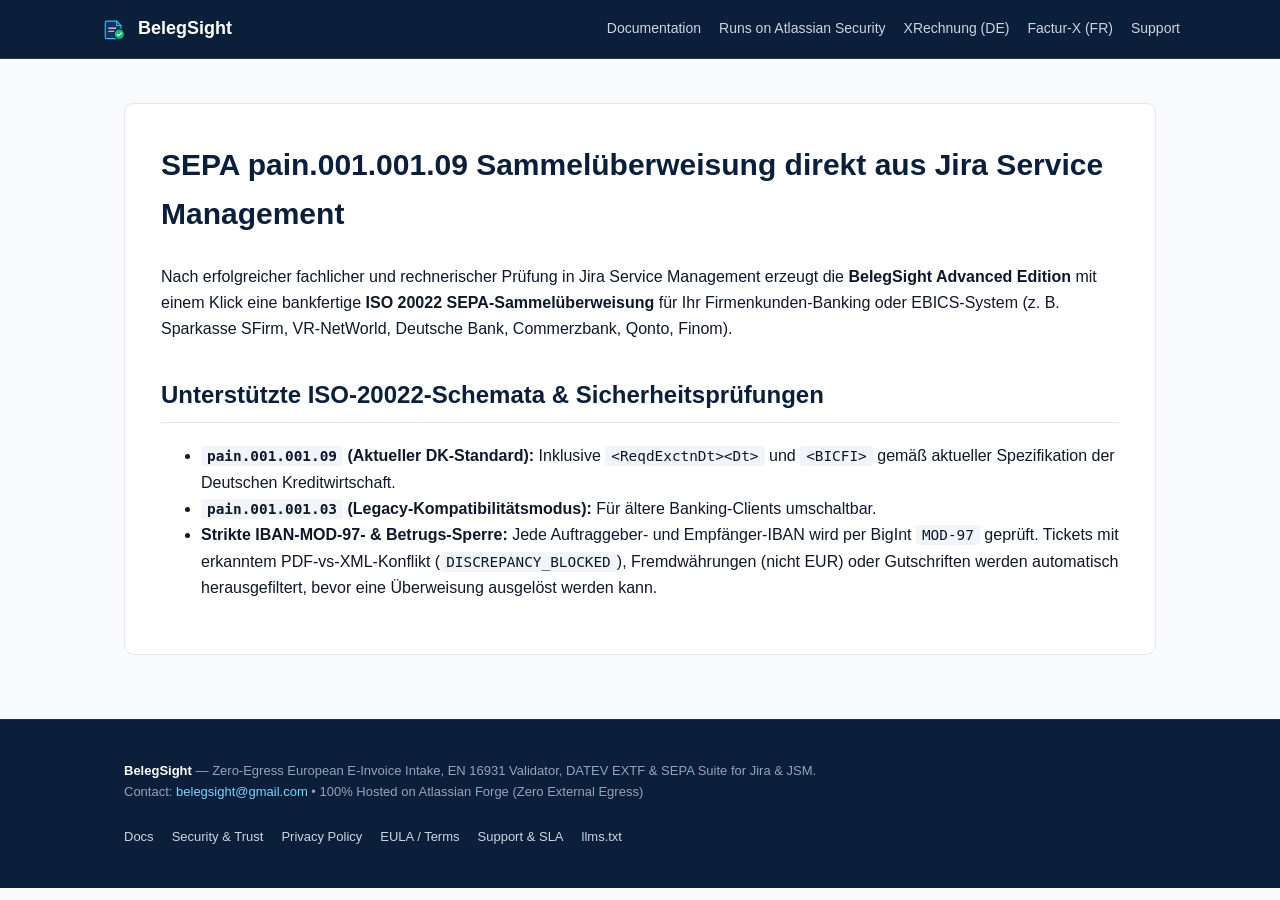
<file: sepa-pain-001-jira-zahlungsverkehr.html>
<!DOCTYPE html>
<html lang="de">
<head>
  <meta charset="UTF-8" />
  <meta name="viewport" content="width=device-width, initial-scale=1.0" />
  <meta name="google-site-verification" content="AIhsL3D2AL3_kgZiOVPFVnIm_pAacApDfjcz4kQtkIQ" />
  <title>SEPA pain.001.001.09 Sammelüberweisung XML aus Jira generieren — BelegSight</title>
  <meta name="description" content="Erzeugen Sie ISO 20022 SEPA Credit Transfer (pain.001.001.09 und pain.001.001.03) XML-Sammelzahlungen direkt aus freigegebenen E-Rechnungen in Jira Service Management." />
  <link rel="canonical" href="https://belegsight.github.io/sepa-pain-001-jira-zahlungsverkehr.html" />
  <link rel="icon" type="image/svg+xml" href="/favicon.svg" />
  <meta property="og:type" content="website" />
  <meta property="og:title" content="SEPA pain.001.001.09 Sammelüberweisung XML aus Jira generieren — BelegSight" />
  <meta property="og:description" content="Erzeugen Sie ISO 20022 SEPA Credit Transfer (pain.001.001.09 und pain.001.001.03) XML-Sammelzahlungen direkt aus freigegebenen E-Rechnungen in Jira Service Management." />
  <meta property="og:url" content="https://belegsight.github.io/sepa-pain-001-jira-zahlungsverkehr.html" />
  <link rel="stylesheet" href="/styles.css" />
  
</head>
<body>
  <header class="site-header">
    <div class="container nav-inner">
      <a class="brand-link" href="/">
        <img src="/favicon.svg" alt="BelegSight" width="28" height="28" />
        <span>BelegSight</span>
      </a>
      <nav class="nav-links" aria-label="Main Navigation">
        <a href="/docs.html">Documentation</a>
        <a href="/security.html">Runs on Atlassian Security</a>
        <a href="/xrechnung-jira-freigabe.html">XRechnung (DE)</a>
        <a href="/factur-x-jira-service-management.html">Factur-X (FR)</a>
        <a href="/support.html">Support</a>
      </nav>
    </div>
  </header>
  
  <main>
    <div class="container">
      
      <article class="prose">
        <h1>SEPA pain.001.001.09 Sammelüberweisung direkt aus Jira Service Management</h1>
        <p>Nach erfolgreicher fachlicher und rechnerischer Prüfung in Jira Service Management erzeugt die <strong>BelegSight Advanced Edition</strong> mit einem Klick eine bankfertige <strong>ISO 20022 SEPA-Sammelüberweisung</strong> für Ihr Firmenkunden-Banking oder EBICS-System (z. B. Sparkasse SFirm, VR-NetWorld, Deutsche Bank, Commerzbank, Qonto, Finom).</p>

        <h2>Unterstützte ISO-20022-Schemata &amp; Sicherheitsprüfungen</h2>
        <ul>
          <li><strong><code>pain.001.001.09</code> (Aktueller DK-Standard):</strong> Inklusive <code>&lt;ReqdExctnDt&gt;&lt;Dt&gt;</code> und <code>&lt;BICFI&gt;</code> gemäß aktueller Spezifikation der Deutschen Kreditwirtschaft.</li>
          <li><strong><code>pain.001.001.03</code> (Legacy-Kompatibilitätsmodus):</strong> Für ältere Banking-Clients umschaltbar.</li>
          <li><strong>Strikte IBAN-MOD-97- &amp; Betrugs-Sperre:</strong> Jede Auftraggeber- und Empfänger-IBAN wird per BigInt <code>MOD-97</code> geprüft. Tickets mit erkanntem PDF-vs-XML-Konflikt (<code>DISCREPANCY_BLOCKED</code>), Fremdwährungen (nicht EUR) oder Gutschriften werden automatisch herausgefiltert, bevor eine Überweisung ausgelöst werden kann.</li>
        </ul>
      </article>
    
    </div>
  </main>
  <footer class="site-footer">
    <div class="container footer-grid">
      <div>
        <strong style="color:#fff;">BelegSight</strong> — Zero-Egress European E-Invoice Intake, EN 16931 Validator, DATEV EXTF &amp; SEPA Suite for Jira &amp; JSM.<br />
        <span>Contact: <a href="mailto:belegsight@gmail.com" style="color:#7dd3fc;">belegsight@gmail.com</a> • 100% Hosted on Atlassian Forge (Zero External Egress)</span>
      </div>
      <div class="footer-links">
        <a href="/docs.html">Docs</a>
        <a href="/security.html">Security &amp; Trust</a>
        <a href="/privacy.html">Privacy Policy</a>
        <a href="/eula.html">EULA / Terms</a>
        <a href="/support.html">Support &amp; SLA</a>
        <a href="/llms.txt">llms.txt</a>
      </div>
    </div>
  </footer>
</body>
</html>
</file>
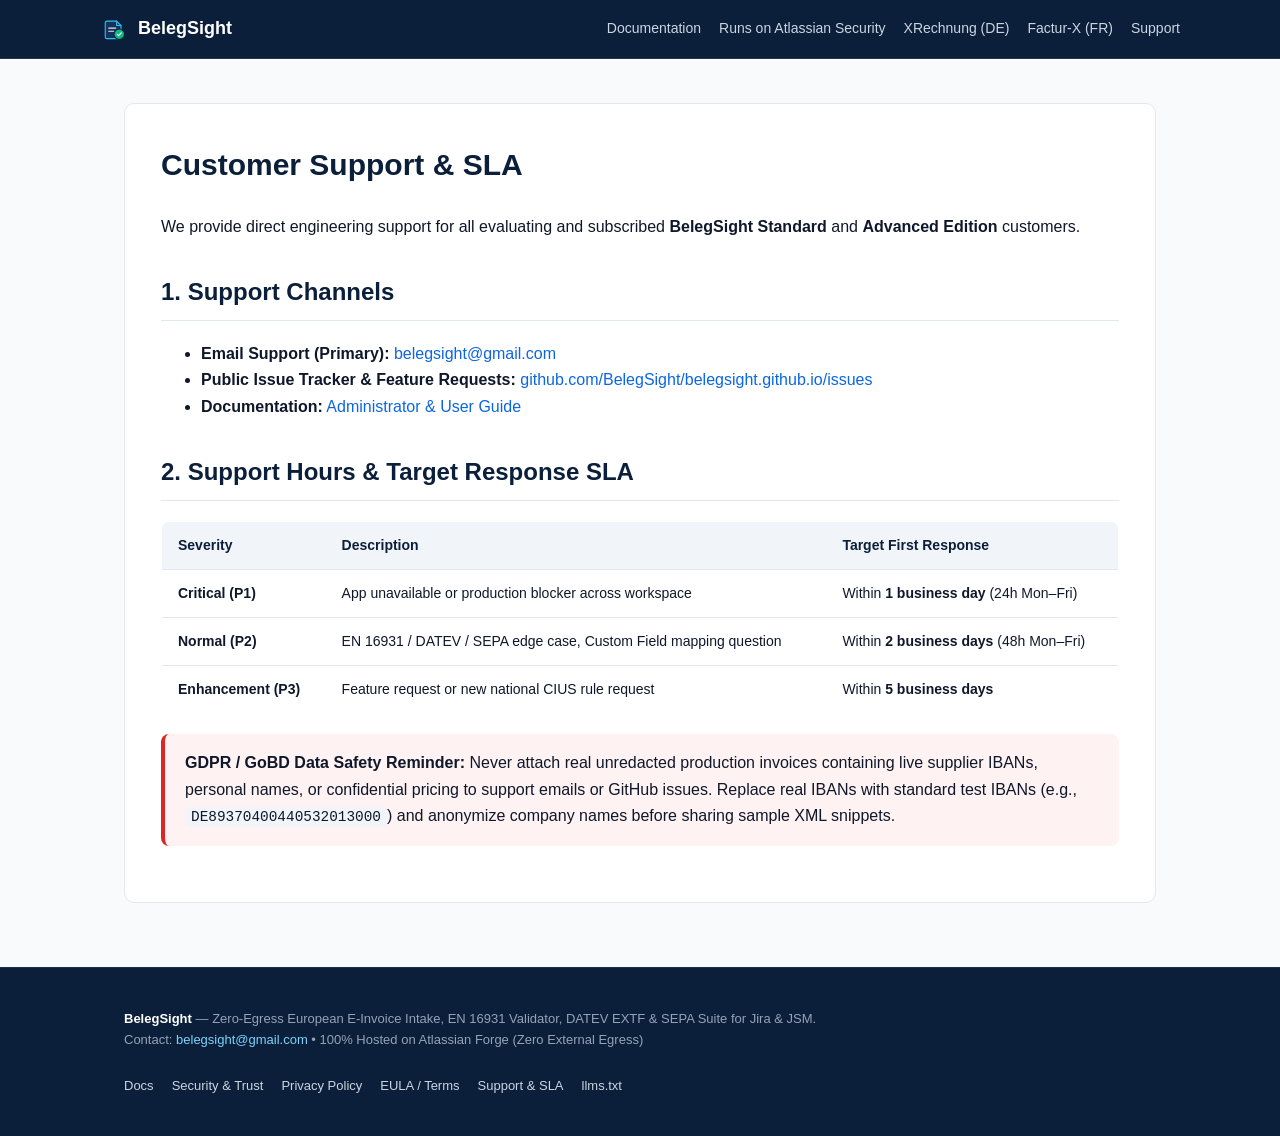
<file: support.html>
<!DOCTYPE html>
<html lang="en">
<head>
  <meta charset="UTF-8" />
  <meta name="viewport" content="width=device-width, initial-scale=1.0" />
  <meta name="google-site-verification" content="AIhsL3D2AL3_kgZiOVPFVnIm_pAacApDfjcz4kQtkIQ" />
  <title>Support & Service Level Agreement (SLA) — BelegSight</title>
  <meta name="description" content="Official customer support channels, response times, and GoBD/GDPR-safe reporting instructions for BelegSight." />
  <link rel="canonical" href="https://belegsight.github.io/support.html" />
  <link rel="icon" type="image/svg+xml" href="/favicon.svg" />
  <meta property="og:type" content="website" />
  <meta property="og:title" content="Support & Service Level Agreement (SLA) — BelegSight" />
  <meta property="og:description" content="Official customer support channels, response times, and GoBD/GDPR-safe reporting instructions for BelegSight." />
  <meta property="og:url" content="https://belegsight.github.io/support.html" />
  <link rel="stylesheet" href="/styles.css" />
  
</head>
<body>
  <header class="site-header">
    <div class="container nav-inner">
      <a class="brand-link" href="/">
        <img src="/favicon.svg" alt="BelegSight" width="28" height="28" />
        <span>BelegSight</span>
      </a>
      <nav class="nav-links" aria-label="Main Navigation">
        <a href="/docs.html">Documentation</a>
        <a href="/security.html">Runs on Atlassian Security</a>
        <a href="/xrechnung-jira-freigabe.html">XRechnung (DE)</a>
        <a href="/factur-x-jira-service-management.html">Factur-X (FR)</a>
        <a href="/support.html">Support</a>
      </nav>
    </div>
  </header>
  
  <main>
    <div class="container">
      
      <article class="prose">
        <h1>Customer Support &amp; SLA</h1>
        <p>We provide direct engineering support for all evaluating and subscribed <strong>BelegSight Standard</strong> and <strong>Advanced Edition</strong> customers.</p>

        <h2>1. Support Channels</h2>
        <ul>
          <li><strong>Email Support (Primary):</strong> <a href="mailto:belegsight@gmail.com">belegsight@gmail.com</a></li>
          <li><strong>Public Issue Tracker &amp; Feature Requests:</strong> <a href="https://github.com/BelegSight/belegsight.github.io/issues">github.com/BelegSight/belegsight.github.io/issues</a></li>
          <li><strong>Documentation:</strong> <a href="/docs.html">Administrator &amp; User Guide</a></li>
        </ul>

        <h2>2. Support Hours &amp; Target Response SLA</h2>
        <table class="matrix">
          <thead>
            <tr>
              <th>Severity</th>
              <th>Description</th>
              <th>Target First Response</th>
            </tr>
          </thead>
          <tbody>
            <tr>
              <td><strong>Critical (P1)</strong></td>
              <td>App unavailable or production blocker across workspace</td>
              <td>Within <strong>1 business day</strong> (24h Mon–Fri)</td>
            </tr>
            <tr>
              <td><strong>Normal (P2)</strong></td>
              <td>EN 16931 / DATEV / SEPA edge case, Custom Field mapping question</td>
              <td>Within <strong>2 business days</strong> (48h Mon–Fri)</td>
            </tr>
            <tr>
              <td><strong>Enhancement (P3)</strong></td>
              <td>Feature request or new national CIUS rule request</td>
              <td>Within <strong>5 business days</strong></td>
            </tr>
          </tbody>
        </table>

        <div class="callout callout-warn">
          <strong>GDPR / GoBD Data Safety Reminder:</strong> Never attach real unredacted production invoices containing live supplier IBANs, personal names, or confidential pricing to support emails or GitHub issues. Replace real IBANs with standard test IBANs (e.g., <code>DE89370400440532013000</code>) and anonymize company names before sharing sample XML snippets.
        </div>
      </article>
    
    </div>
  </main>
  <footer class="site-footer">
    <div class="container footer-grid">
      <div>
        <strong style="color:#fff;">BelegSight</strong> — Zero-Egress European E-Invoice Intake, EN 16931 Validator, DATEV EXTF &amp; SEPA Suite for Jira &amp; JSM.<br />
        <span>Contact: <a href="mailto:belegsight@gmail.com" style="color:#7dd3fc;">belegsight@gmail.com</a> • 100% Hosted on Atlassian Forge (Zero External Egress)</span>
      </div>
      <div class="footer-links">
        <a href="/docs.html">Docs</a>
        <a href="/security.html">Security &amp; Trust</a>
        <a href="/privacy.html">Privacy Policy</a>
        <a href="/eula.html">EULA / Terms</a>
        <a href="/support.html">Support &amp; SLA</a>
        <a href="/llms.txt">llms.txt</a>
      </div>
    </div>
  </footer>
</body>
</html>
</file>
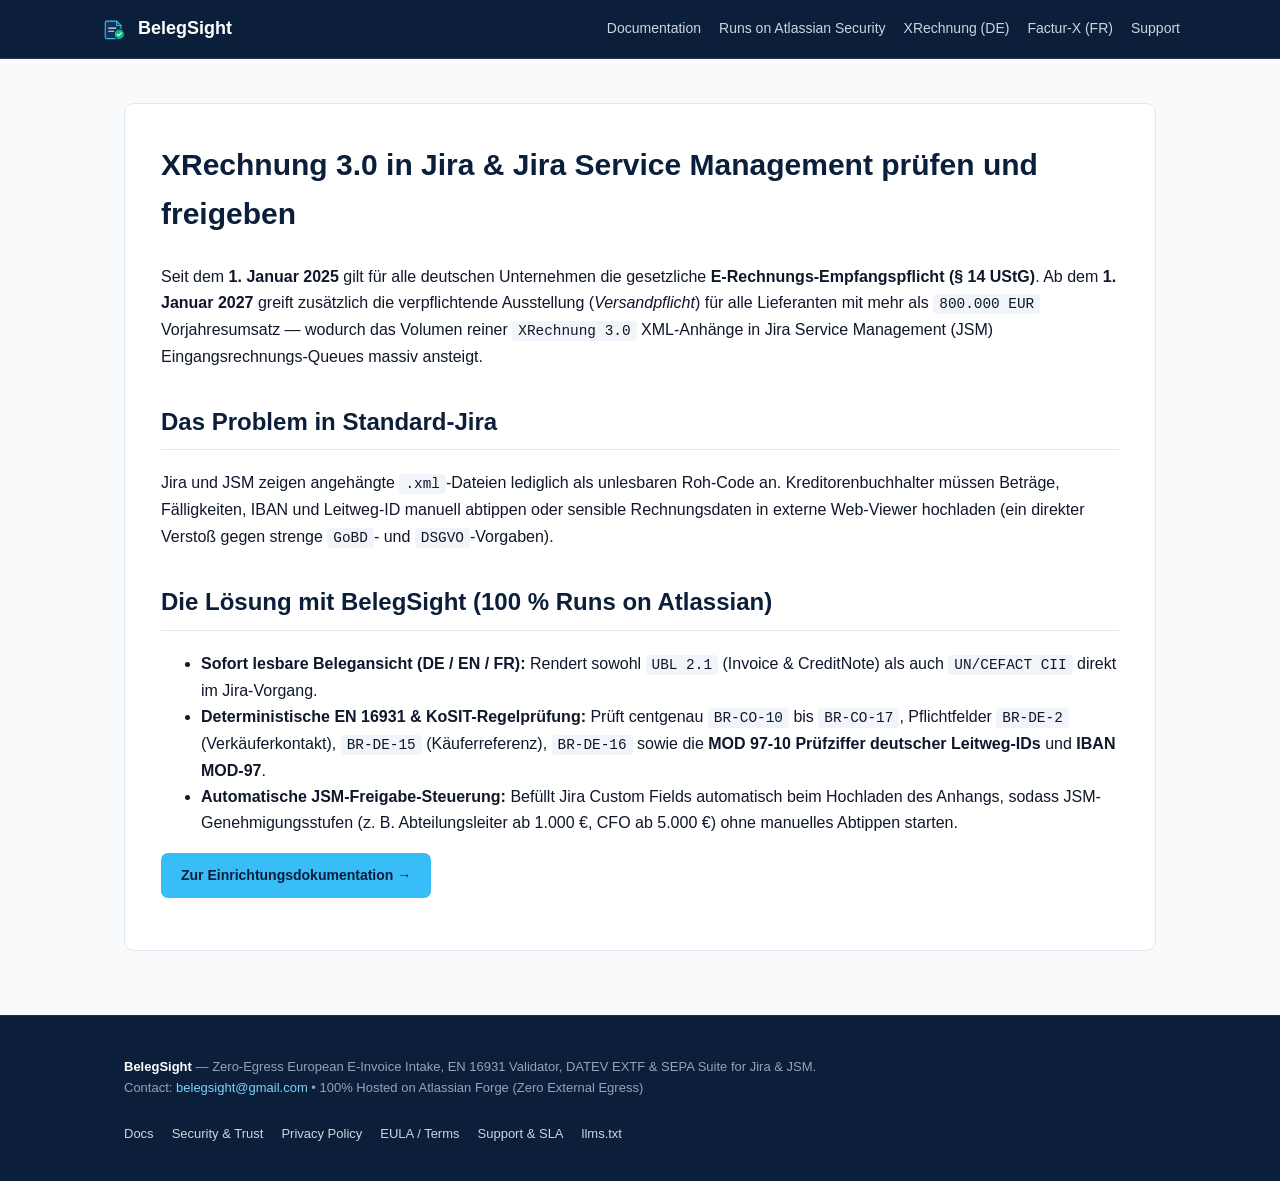
<file: xrechnung-jira-freigabe.html>
<!DOCTYPE html>
<html lang="de">
<head>
  <meta charset="UTF-8" />
  <meta name="viewport" content="width=device-width, initial-scale=1.0" />
  <meta name="google-site-verification" content="AIhsL3D2AL3_kgZiOVPFVnIm_pAacApDfjcz4kQtkIQ" />
  <title>XRechnung 3.0 in Jira & Jira Service Management prüfen und freigeben (§ 14 UStG 2027)</title>
  <meta name="description" content="Eingehende XRechnung 3.0 (UBL 2.1 & UN/CEFACT CII) Dateien inkl. Leitweg-ID direkt in Jira & JSM lesbar darstellen, nach EN 16931 validieren und ohne Datentransfer freigeben." />
  <link rel="canonical" href="https://belegsight.github.io/xrechnung-jira-freigabe.html" />
  <link rel="icon" type="image/svg+xml" href="/favicon.svg" />
  <meta property="og:type" content="website" />
  <meta property="og:title" content="XRechnung 3.0 in Jira & Jira Service Management prüfen und freigeben (§ 14 UStG 2027)" />
  <meta property="og:description" content="Eingehende XRechnung 3.0 (UBL 2.1 & UN/CEFACT CII) Dateien inkl. Leitweg-ID direkt in Jira & JSM lesbar darstellen, nach EN 16931 validieren und ohne Datentransfer freigeben." />
  <meta property="og:url" content="https://belegsight.github.io/xrechnung-jira-freigabe.html" />
  <link rel="stylesheet" href="/styles.css" />
  
</head>
<body>
  <header class="site-header">
    <div class="container nav-inner">
      <a class="brand-link" href="/">
        <img src="/favicon.svg" alt="BelegSight" width="28" height="28" />
        <span>BelegSight</span>
      </a>
      <nav class="nav-links" aria-label="Main Navigation">
        <a href="/docs.html">Documentation</a>
        <a href="/security.html">Runs on Atlassian Security</a>
        <a href="/xrechnung-jira-freigabe.html">XRechnung (DE)</a>
        <a href="/factur-x-jira-service-management.html">Factur-X (FR)</a>
        <a href="/support.html">Support</a>
      </nav>
    </div>
  </header>
  
  <main>
    <div class="container">
      
      <article class="prose">
        <h1>XRechnung 3.0 in Jira &amp; Jira Service Management prüfen und freigeben</h1>
        <p>Seit dem <strong>1. Januar 2025</strong> gilt für alle deutschen Unternehmen die gesetzliche <strong>E-Rechnungs-Empfangspflicht (§ 14 UStG)</strong>. Ab dem <strong>1. Januar 2027</strong> greift zusätzlich die verpflichtende Ausstellung (<em>Versandpflicht</em>) für alle Lieferanten mit mehr als <code>800.000 EUR</code> Vorjahresumsatz — wodurch das Volumen reiner <code>XRechnung 3.0</code> XML-Anhänge in Jira Service Management (JSM) Eingangsrechnungs-Queues massiv ansteigt.</p>

        <h2>Das Problem in Standard-Jira</h2>
        <p>Jira und JSM zeigen angehängte <code>.xml</code>-Dateien lediglich als unlesbaren Roh-Code an. Kreditorenbuchhalter müssen Beträge, Fälligkeiten, IBAN und Leitweg-ID manuell abtippen oder sensible Rechnungsdaten in externe Web-Viewer hochladen (ein direkter Verstoß gegen strenge <code>GoBD</code>- und <code>DSGVO</code>-Vorgaben).</p>

        <h2>Die Lösung mit BelegSight (100 % Runs on Atlassian)</h2>
        <ul>
          <li><strong>Sofort lesbare Belegansicht (DE / EN / FR):</strong> Rendert sowohl <code>UBL 2.1</code> (Invoice &amp; CreditNote) als auch <code>UN/CEFACT CII</code> direkt im Jira-Vorgang.</li>
          <li><strong>Deterministische EN 16931 &amp; KoSIT-Regelprüfung:</strong> Prüft centgenau <code>BR-CO-10</code> bis <code>BR-CO-17</code>, Pflichtfelder <code>BR-DE-2</code> (Verkäuferkontakt), <code>BR-DE-15</code> (Käuferreferenz), <code>BR-DE-16</code> sowie die <strong>MOD 97-10 Prüfziffer deutscher Leitweg-IDs</strong> und <strong>IBAN MOD-97</strong>.</li>
          <li><strong>Automatische JSM-Freigabe-Steuerung:</strong> Befüllt Jira Custom Fields automatisch beim Hochladen des Anhangs, sodass JSM-Genehmigungsstufen (z. B. Abteilungsleiter ab 1.000 €, CFO ab 5.000 €) ohne manuelles Abtippen starten.</li>
        </ul>
        <p><a class="btn btn-primary" href="/docs.html">Zur Einrichtungsdokumentation →</a></p>
      </article>
    
    </div>
  </main>
  <footer class="site-footer">
    <div class="container footer-grid">
      <div>
        <strong style="color:#fff;">BelegSight</strong> — Zero-Egress European E-Invoice Intake, EN 16931 Validator, DATEV EXTF &amp; SEPA Suite for Jira &amp; JSM.<br />
        <span>Contact: <a href="mailto:belegsight@gmail.com" style="color:#7dd3fc;">belegsight@gmail.com</a> • 100% Hosted on Atlassian Forge (Zero External Egress)</span>
      </div>
      <div class="footer-links">
        <a href="/docs.html">Docs</a>
        <a href="/security.html">Security &amp; Trust</a>
        <a href="/privacy.html">Privacy Policy</a>
        <a href="/eula.html">EULA / Terms</a>
        <a href="/support.html">Support &amp; SLA</a>
        <a href="/llms.txt">llms.txt</a>
      </div>
    </div>
  </footer>
</body>
</html>
</file>
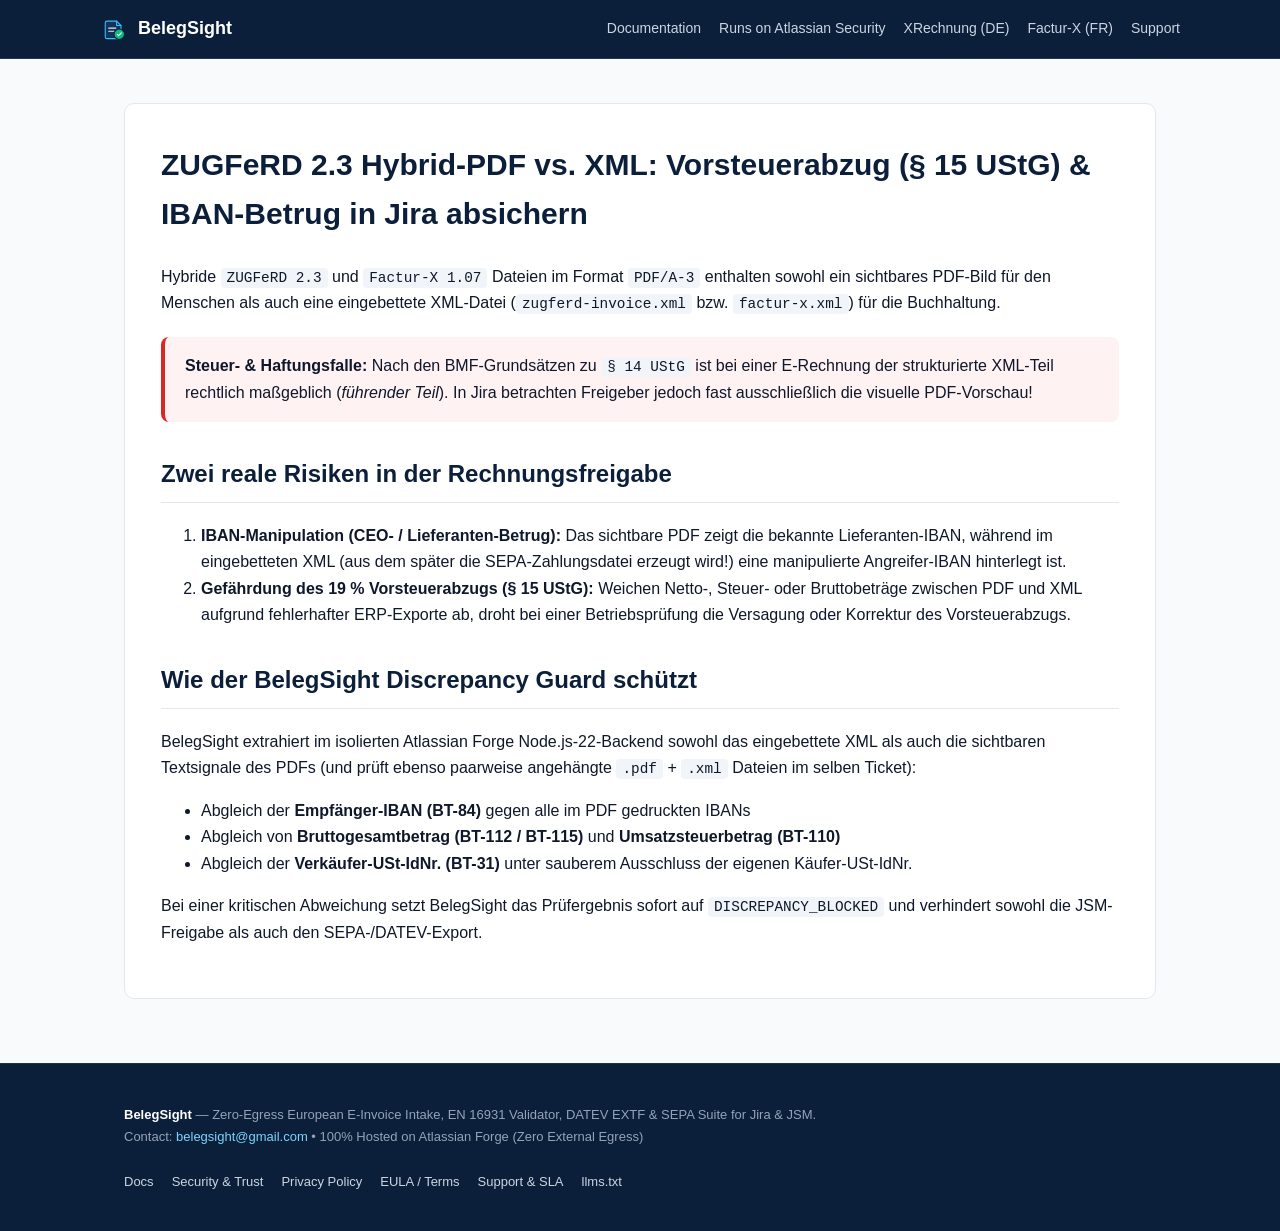
<file: zugferd-pdf-xml-abweichung-vorsteuerabzug.html>
<!DOCTYPE html>
<html lang="de">
<head>
  <meta charset="UTF-8" />
  <meta name="viewport" content="width=device-width, initial-scale=1.0" />
  <meta name="google-site-verification" content="AIhsL3D2AL3_kgZiOVPFVnIm_pAacApDfjcz4kQtkIQ" />
  <title>ZUGFeRD 2.3 Hybrid-PDF vs. XML Abweichung: 19% Vorsteuerabzug (§ 15 UStG) & IBAN-Betrug schützen</title>
  <meta name="description" content="Warum bei ZUGFeRD 2.3 und Factur-X Hybrid-Rechnungen nur der eingebettete XML-Datensatz steuerrechtlich maßgeblich ist und wie BelegSight PDF-XML-Abweichungen in Jira erkennt." />
  <link rel="canonical" href="https://belegsight.github.io/zugferd-pdf-xml-abweichung-vorsteuerabzug.html" />
  <link rel="icon" type="image/svg+xml" href="/favicon.svg" />
  <meta property="og:type" content="website" />
  <meta property="og:title" content="ZUGFeRD 2.3 Hybrid-PDF vs. XML Abweichung: 19% Vorsteuerabzug (§ 15 UStG) & IBAN-Betrug schützen" />
  <meta property="og:description" content="Warum bei ZUGFeRD 2.3 und Factur-X Hybrid-Rechnungen nur der eingebettete XML-Datensatz steuerrechtlich maßgeblich ist und wie BelegSight PDF-XML-Abweichungen in Jira erkennt." />
  <meta property="og:url" content="https://belegsight.github.io/zugferd-pdf-xml-abweichung-vorsteuerabzug.html" />
  <link rel="stylesheet" href="/styles.css" />
  
</head>
<body>
  <header class="site-header">
    <div class="container nav-inner">
      <a class="brand-link" href="/">
        <img src="/favicon.svg" alt="BelegSight" width="28" height="28" />
        <span>BelegSight</span>
      </a>
      <nav class="nav-links" aria-label="Main Navigation">
        <a href="/docs.html">Documentation</a>
        <a href="/security.html">Runs on Atlassian Security</a>
        <a href="/xrechnung-jira-freigabe.html">XRechnung (DE)</a>
        <a href="/factur-x-jira-service-management.html">Factur-X (FR)</a>
        <a href="/support.html">Support</a>
      </nav>
    </div>
  </header>
  
  <main>
    <div class="container">
      
      <article class="prose">
        <h1>ZUGFeRD 2.3 Hybrid-PDF vs. XML: Vorsteuerabzug (§ 15 UStG) &amp; IBAN-Betrug in Jira absichern</h1>
        <p>Hybride <code>ZUGFeRD 2.3</code> und <code>Factur-X 1.07</code> Dateien im Format <code>PDF/A-3</code> enthalten sowohl ein sichtbares PDF-Bild für den Menschen als auch eine eingebettete XML-Datei (<code>zugferd-invoice.xml</code> bzw. <code>factur-x.xml</code>) für die Buchhaltung.</p>

        <div class="callout callout-warn">
          <strong>Steuer- &amp; Haftungsfalle:</strong> Nach den BMF-Grundsätzen zu <code>§ 14 UStG</code> ist bei einer E-Rechnung der strukturierte XML-Teil rechtlich maßgeblich (<em>führender Teil</em>). In Jira betrachten Freigeber jedoch fast ausschließlich die visuelle PDF-Vorschau!
        </div>

        <h2>Zwei reale Risiken in der Rechnungsfreigabe</h2>
        <ol>
          <li><strong>IBAN-Manipulation (CEO- / Lieferanten-Betrug):</strong> Das sichtbare PDF zeigt die bekannte Lieferanten-IBAN, während im eingebetteten XML (aus dem später die SEPA-Zahlungsdatei erzeugt wird!) eine manipulierte Angreifer-IBAN hinterlegt ist.</li>
          <li><strong>Gefährdung des 19 % Vorsteuerabzugs (§ 15 UStG):</strong> Weichen Netto-, Steuer- oder Bruttobeträge zwischen PDF und XML aufgrund fehlerhafter ERP-Exporte ab, droht bei einer Betriebsprüfung die Versagung oder Korrektur des Vorsteuerabzugs.</li>
        </ol>

        <h2>Wie der BelegSight Discrepancy Guard schützt</h2>
        <p>BelegSight extrahiert im isolierten Atlassian Forge Node.js-22-Backend sowohl das eingebettete XML als auch die sichtbaren Textsignale des PDFs (und prüft ebenso paarweise angehängte <code>.pdf</code> + <code>.xml</code> Dateien im selben Ticket):</p>
        <ul>
          <li>Abgleich der <strong>Empfänger-IBAN (BT-84)</strong> gegen alle im PDF gedruckten IBANs</li>
          <li>Abgleich von <strong>Bruttogesamtbetrag (BT-112 / BT-115)</strong> und <strong>Umsatzsteuerbetrag (BT-110)</strong></li>
          <li>Abgleich der <strong>Verkäufer-USt-IdNr. (BT-31)</strong> unter sauberem Ausschluss der eigenen Käufer-USt-IdNr.</li>
        </ul>
        <p>Bei einer kritischen Abweichung setzt BelegSight das Prüfergebnis sofort auf <code>DISCREPANCY_BLOCKED</code> und verhindert sowohl die JSM-Freigabe als auch den SEPA-/DATEV-Export.</p>
      </article>
    
    </div>
  </main>
  <footer class="site-footer">
    <div class="container footer-grid">
      <div>
        <strong style="color:#fff;">BelegSight</strong> — Zero-Egress European E-Invoice Intake, EN 16931 Validator, DATEV EXTF &amp; SEPA Suite for Jira &amp; JSM.<br />
        <span>Contact: <a href="mailto:belegsight@gmail.com" style="color:#7dd3fc;">belegsight@gmail.com</a> • 100% Hosted on Atlassian Forge (Zero External Egress)</span>
      </div>
      <div class="footer-links">
        <a href="/docs.html">Docs</a>
        <a href="/security.html">Security &amp; Trust</a>
        <a href="/privacy.html">Privacy Policy</a>
        <a href="/eula.html">EULA / Terms</a>
        <a href="/support.html">Support &amp; SLA</a>
        <a href="/llms.txt">llms.txt</a>
      </div>
    </div>
  </footer>
</body>
</html>
</file>
<file: styles.css>
:root {
  --bg: #f8fafc;
  --surface: #ffffff;
  --navy: #0b1f3a;
  --navy-2: #13335c;
  --brand: #0c66e4;
  --brand-dark: #0055cc;
  --emerald: #059669;
  --red: #dc2626;
  --text: #0f172a;
  --muted: #475569;
  --border: #e2e8f0;
  --code-bg: #0f172a;
}
* { box-sizing: border-box; }
body {
  margin: 0;
  font-family: -apple-system, BlinkMacSystemFont, "Segoe UI", Roboto, Inter, sans-serif;
  color: var(--text);
  background: var(--bg);
  line-height: 1.65;
}
a { color: var(--brand); text-decoration: none; }
a:hover { text-decoration: underline; }
.container { max-width: 1080px; margin: 0 auto; padding: 0 24px; }
header.site-header {
  background: var(--navy);
  color: #fff;
  border-bottom: 1px solid rgba(255,255,255,0.1);
  position: sticky;
  top: 0;
  z-index: 20;
}
.nav-inner {
  display: flex;
  align-items: center;
  justify-content: space-between;
  padding: 14px 0;
  gap: 16px;
  flex-wrap: wrap;
}
.brand-link {
  display: inline-flex;
  align-items: center;
  gap: 10px;
  color: #fff;
  font-weight: 700;
  font-size: 18px;
  text-decoration: none !important;
}
.nav-links {
  display: flex;
  gap: 18px;
  flex-wrap: wrap;
  font-size: 14px;
}
.nav-links a { color: #cbd5e1; font-weight: 500; }
.nav-links a:hover { color: #fff; text-decoration: none; }
.hero {
  background: linear-gradient(135deg, #0b1f3a 0%, #13335c 100%);
  color: #fff;
  padding: 64px 0 56px;
}
.badge-row { display: flex; gap: 10px; flex-wrap: wrap; margin-bottom: 18px; }
.badge {
  display: inline-flex;
  align-items: center;
  padding: 4px 12px;
  border-radius: 999px;
  font-size: 12px;
  font-weight: 600;
  background: rgba(56, 189, 248, 0.16);
  color: #7dd3fc;
  border: 1px solid rgba(56, 189, 248, 0.35);
}
.badge-green {
  background: rgba(16, 185, 129, 0.18);
  color: #6ee7b7;
  border-color: rgba(16, 185, 129, 0.4);
}
.hero h1 {
  font-size: clamp(28px, 4vw, 42px);
  line-height: 1.2;
  margin: 0 0 16px;
  max-width: 880px;
}
.hero p.lead {
  font-size: 18px;
  color: #cbd5e1;
  max-width: 780px;
  margin: 0 0 26px;
}
.cta-row { display: flex; gap: 12px; flex-wrap: wrap; }
.btn {
  display: inline-flex;
  align-items: center;
  padding: 11px 20px;
  border-radius: 7px;
  font-weight: 600;
  font-size: 14px;
  text-decoration: none !important;
}
.btn-primary { background: #38bdf8; color: #0b1f3a; }
.btn-secondary { background: rgba(255,255,255,0.1); color: #fff; border: 1px solid rgba(255,255,255,0.24); }
main { padding: 44px 0 64px; }
.grid-3 {
  display: grid;
  grid-template-columns: repeat(auto-fit, minmax(290px, 1fr));
  gap: 20px;
  margin: 24px 0 36px;
}
.grid-2 {
  display: grid;
  grid-template-columns: repeat(auto-fit, minmax(340px, 1fr));
  gap: 20px;
  margin: 24px 0 36px;
}
.card {
  background: var(--surface);
  border: 1px solid var(--border);
  border-radius: 10px;
  padding: 24px;
  box-shadow: 0 1px 3px rgba(15,23,42,0.04);
}
.card h3 { margin-top: 0; font-size: 18px; color: var(--navy); }
.prose {
  background: var(--surface);
  border: 1px solid var(--border);
  border-radius: 10px;
  padding: 36px;
}
.prose h1 { margin-top: 0; color: var(--navy); font-size: 30px; }
.prose h2 { color: var(--navy); margin-top: 32px; border-bottom: 1px solid var(--border); padding-bottom: 8px; }
table.matrix {
  width: 100%;
  border-collapse: collapse;
  background: var(--surface);
  border: 1px solid var(--border);
  border-radius: 8px;
  overflow: hidden;
  margin: 20px 0;
}
table.matrix th, table.matrix td {
  padding: 12px 16px;
  border-bottom: 1px solid var(--border);
  text-align: left;
  font-size: 14px;
}
table.matrix th { background: #f1f5f9; color: var(--navy); font-weight: 700; }
code {
  background: #f1f5f9;
  padding: 2px 6px;
  border-radius: 4px;
  font-family: ui-monospace, SFMono-Regular, Menlo, Consolas, monospace;
  font-size: 0.9em;
}
pre {
  background: var(--code-bg);
  color: #e2e8f0;
  padding: 16px 20px;
  border-radius: 8px;
  overflow-x: auto;
  font-size: 13px;
}
pre code { background: transparent; padding: 0; color: inherit; }
.callout {
  padding: 16px 20px;
  border-radius: 8px;
  border-left: 4px solid var(--brand);
  background: #eff6ff;
  margin: 20px 0;
}
.callout-warn {
  border-left-color: var(--red);
  background: #fef2f2;
}
footer.site-footer {
  background: var(--navy);
  color: #94a3b8;
  padding: 40px 0;
  font-size: 13px;
  border-top: 1px solid rgba(255,255,255,0.08);
}
.footer-grid {
  display: flex;
  justify-content: space-between;
  flex-wrap: wrap;
  gap: 24px;
}
.footer-links { display: flex; gap: 18px; flex-wrap: wrap; }
.footer-links a { color: #cbd5e1; }
</file>
